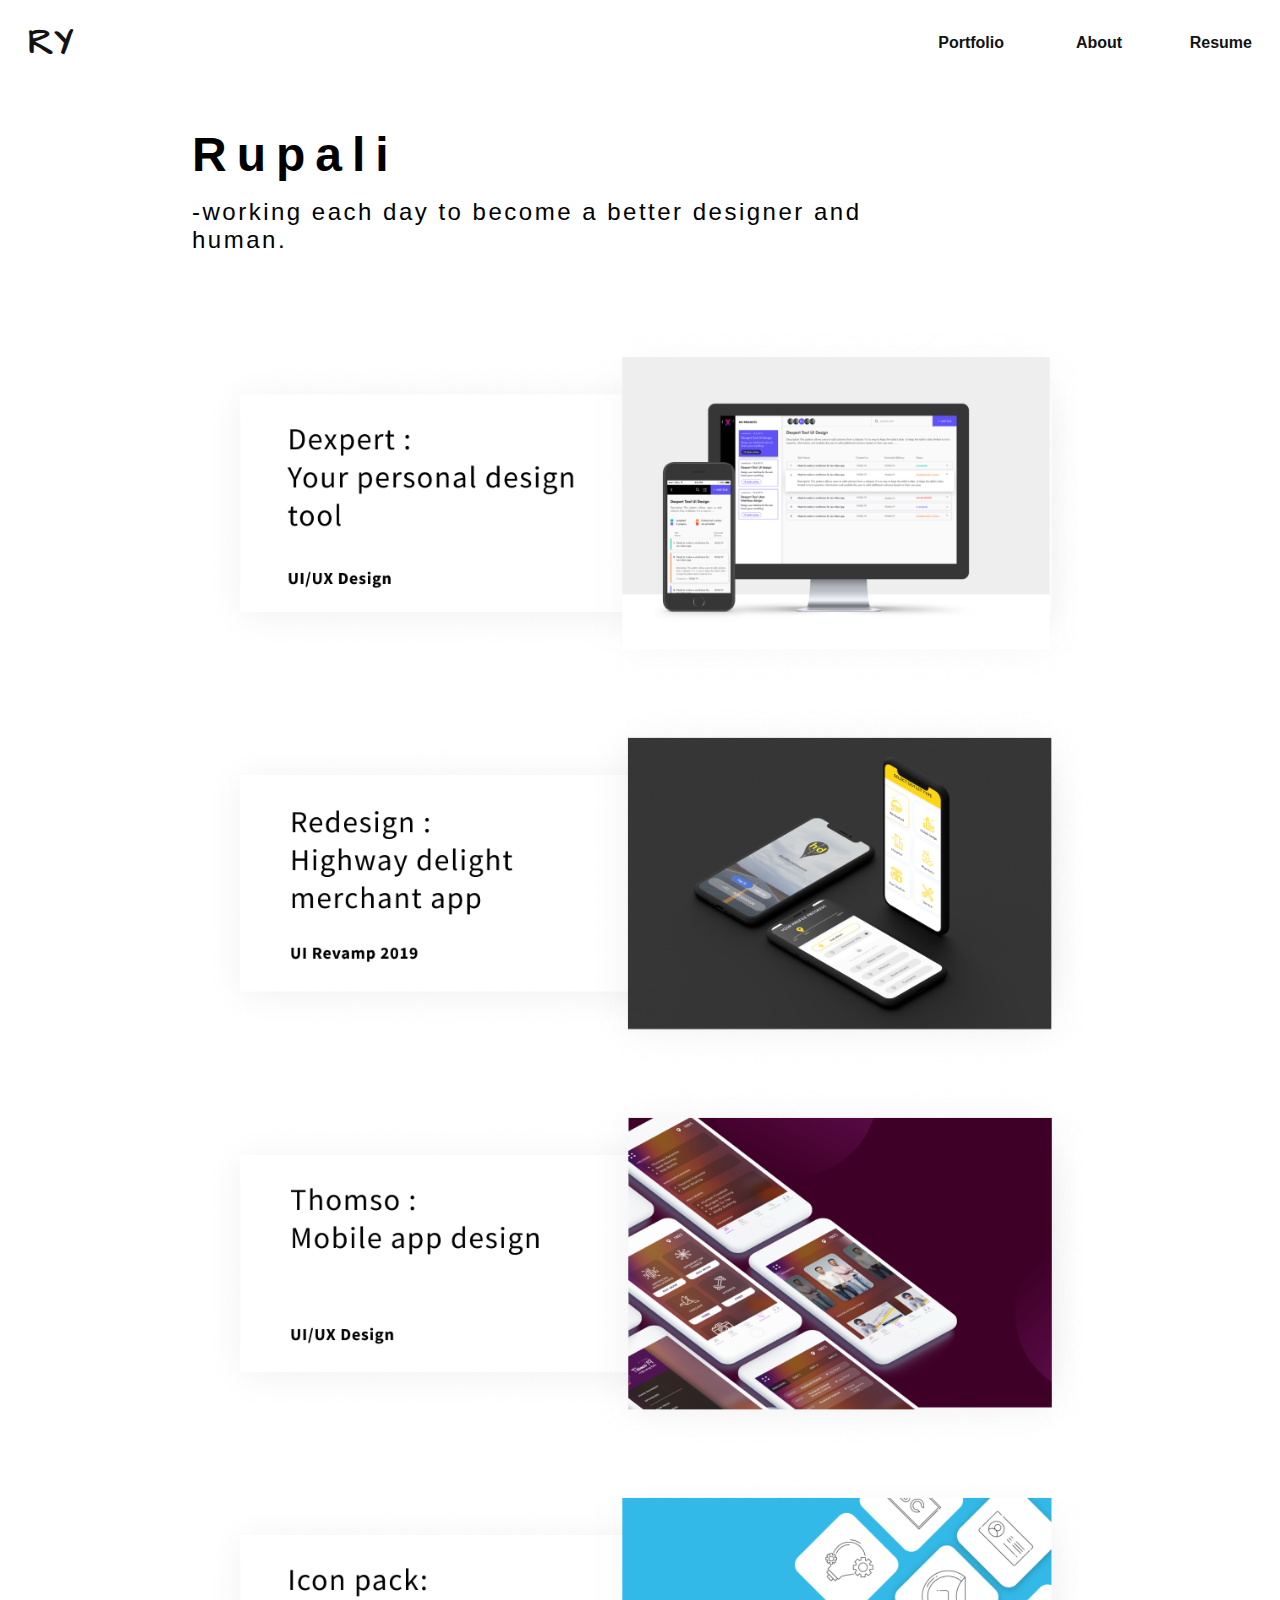
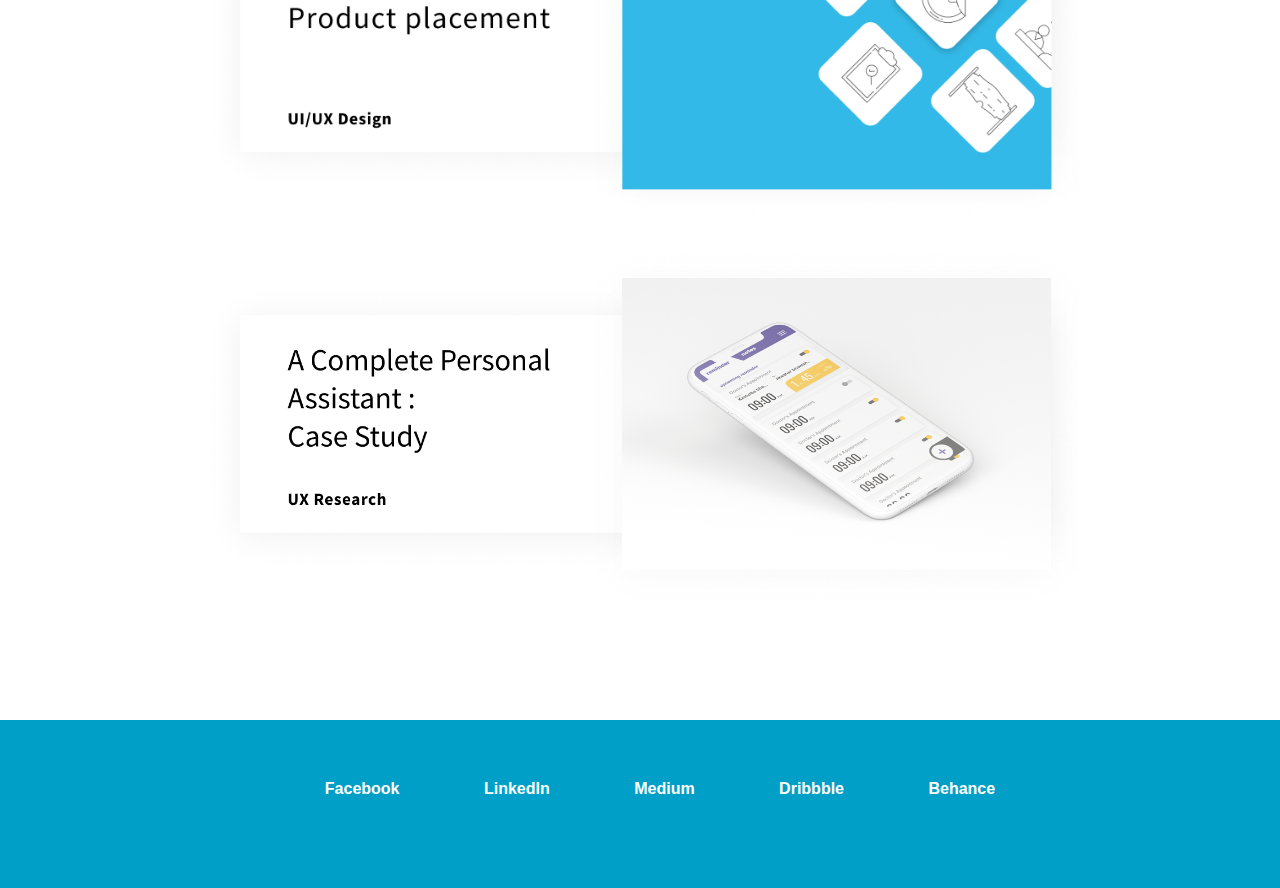
<file: index.html>
<!DOCTYPE html>
<html lang="en">
<head>
    <meta charset="UTF-8">
    <meta name="viewport" content="width=device-width, initial-scale=1.0">
    <meta http-equiv="X-UA-Compatible" content="ie=edge">
    <link href='https://fonts.googleapis.com/css?family=Quicksand' rel='stylesheet'>
    <link href='https://fonts.googleapis.com/css?family=Architects Daughter' rel='stylesheet'>
    <title>Rupali</title>
    <LINK REL="icon" href="Image/RY.png" type="image/icon type">
    <link rel="stylesheet" href="style.css">
</head>

<body style="background-color:rgb(255, 255, 255);margin-right: 0px;margin-left: 0px;margin-bottom: 0px; margin-top: 0px;">
    <div class="nav">
        <table>
            <col width="75%">
            <col width="10%">
            <col width="10%">
            <col width="10%">
         <tr>
             <td><a href="Home.html" style="font-family: 'Architects Daughter', sans-serif; font-size: 36px;">RY</a></td>
             <td style=" text-align: center;"><a href="Portfolio.html">Portfolio</a>
             <td style="text-align: center;"><a href="About.html">About</a></td>
         <td style="text-align: center;"><a href="Image/Resume_.pdf" target="_blank">Resume</a></td>
         </tr>
         </table>
     </div>
     
     <div class="heading" style="margin-top: 3%;"> 
        <link href='https://fonts.googleapis.com/css?family=Quicksand' rel='stylesheet'>
         <h1 style="margin-left: 15%;font-size: 300%;margin-right: 30%;margin-bottom: 0px;letter-spacing: 10px;"> Rupali </h1>
         <p style="margin-left: 15%;font-size: 150%;margin-right: 30%;margin-top: 16px;letter-spacing: 2.5px;">-working each day to become a better designer and human.</p>
     </div>

    <div class="content" style="margin-top: 5%;">
        <a href="dexpert.html"><img src="Image/Dexpert cover.png" style="width: 70%;margin-left: 15.5%;margin-right: 12%;"></a>
        <a href="HD.html"><img src="Image/Highway Delight cover.png" style="width: 70%;margin-left: 15.5%;margin-right: 12%;"></a>
        <a href="thomso.html"><img src="Image/Thomso cover.png" style="width: 70%;margin-left: 15.5%;margin-right: 12%;"></a>
        <a href="Icon.html"><img src="Image/Icon button.png" style="width: 70%;margin-left: 15.5%;margin-right: 12%;"></a>
        <a href="Mapapp.html"><img src="Image/MapappCover.png" style="width: 70%;margin-left: 15.5%;margin-right: 12%;"></a>
    </div>

    <div class="footer">
        <ul>
            <li class="fb"> <a href="https://www.facebook.com/chiya.singh.3" target="_blank"> Facebook </a> </li>
            <li class="li"> <a href="https://www.linkedin.com/in/rupali-yadav-a9a152164/" target="_blank"> LinkedIn </a> </li>
            <li class="in"> <a href="https://medium.com/@rupalirimi24" target="_blank">Medium</a> </li>
            <li class="dr"> <a href="https://dribbble.com/Rupali24" target="_blank">Dribbble</a> </li>
            <li class="be"> <a href="https://www.behance.net/rupalirimi24" target="_blank">Behance</a> </li>
        </ul>
    </div>

</body>
</html>
</file>
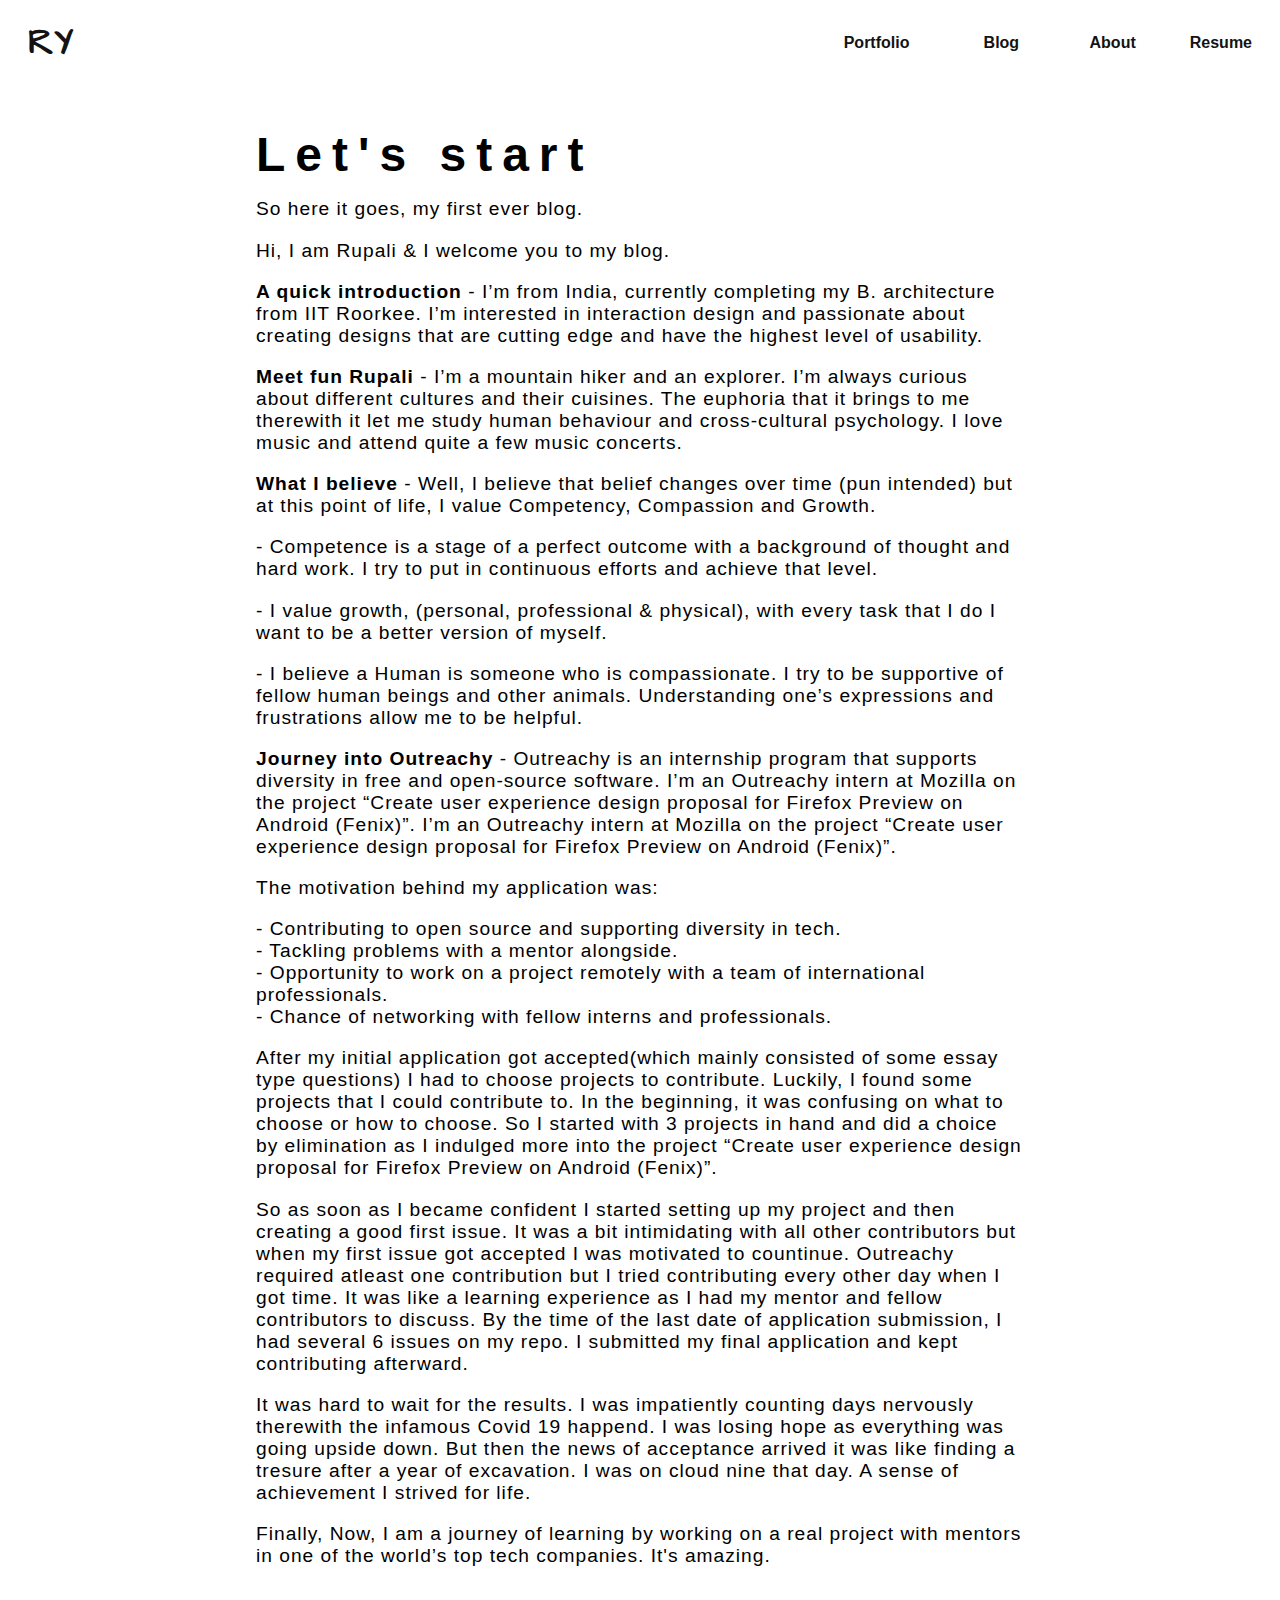
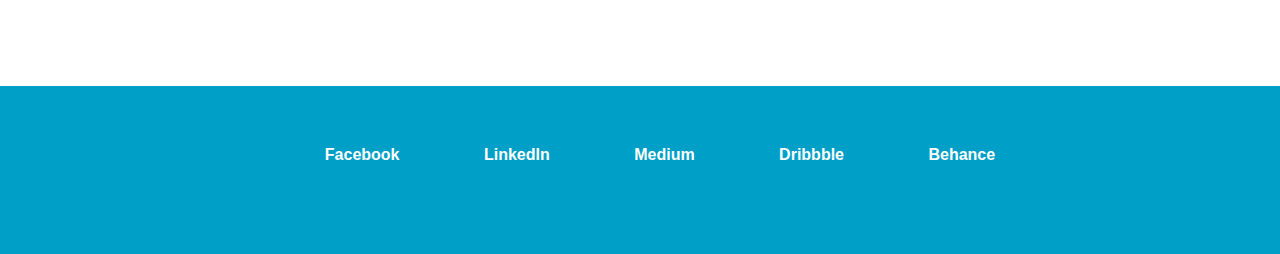
<file: Blog1.html>
<!DOCTYPE html>
<html lang="en">
<head>
    <meta charset="UTF-8">
    <meta name="viewport" content="width=device-width, initial-scale=1.0">
    <meta http-equiv="X-UA-Compatible" content="ie=edge">
    <link href='https://fonts.googleapis.com/css?family=Quicksand' rel='stylesheet'>
    <link href='https://fonts.googleapis.com/css?family=Architects Daughter' rel='stylesheet'>
    <title>Rupali</title>
    <LINK REL="icon" href="Image/RY.png" type="image/icon type">
    <link rel="stylesheet" href="style.css">
</head>
<body style="margin-left: 0px; margin-right: 0px;margin-top: 0px; margin-bottom: 0px;">
    <div class="nav">
        <table>
            <col width="75%">
            <col width="10%">
            <col width="10%">
            <col width="10%">
         <tr>
             <td><a href="index.html" style="font-family: 'Architects Daughter', sans-serif; font-size: 36px;">RY</a></td>
             <td style=" text-align: center;"><a href="Portfolio.html">Portfolio</a>
                <td style=" text-align: center;"><a href="Blogs.html">Blog</a>
             <td style="text-align: center;"><a href="About.html">About</a></td>
         <td style="text-align: center;"><a href="Image/Resume_.pdf" target="_blank">Resume</a></td>
         </tr>
         </table>
     </div>

     <div class="heading" style="margin-top: 3%;"> 
        <link href='https://fonts.googleapis.com/css?family=Quicksand' rel='stylesheet'>
         <h1 style="margin-left: 20%;font-size: 300%;margin-right: 20%;margin-bottom: 0px;letter-spacing: 10px;"> Let's start </h1>
         <p style="margin-left: 20%;font-size: 120%;margin-right: 20%;margin-top: 16px;letter-spacing: 1px;">
            So here it goes, my first ever blog.</p> 
            
            <p style="margin-left: 20%;font-size: 120%;margin-right: 20%;margin-top: 16px;letter-spacing: 1px;">
             Hi, I am Rupali & I welcome you to my blog.</p>
            
            <p style="margin-left: 20%;font-size: 120%;margin-right: 20%;margin-top: 16px;letter-spacing: 1px;">
            <b>A quick introduction</b> - I’m from India, currently completing my B. architecture from IIT Roorkee. I’m interested in interaction design and passionate about creating designs that are cutting edge and have the highest level of usability. </p>
            
            <p style="margin-left: 20%;font-size: 120%;margin-right: 20%;margin-top: 16px;letter-spacing: 1px;">
            <b>Meet fun Rupali</b> -  I’m a mountain hiker and an explorer. I’m always curious about different cultures and their cuisines. The euphoria that it brings to me therewith it let me study human behaviour and cross-cultural psychology.
            I love music and attend quite a few music concerts. 
             </p>
            
            <p style="margin-left: 20%;font-size: 120%;margin-right: 20%;margin-top: 16px;letter-spacing: 1px;">
            <b>What I believe</b> -  Well, I believe that belief changes over time (pun intended) but at this point of life, I value Competency, Compassion and Growth. 
            </p>
            
            <p style="margin-left: 20%;font-size: 120%;margin-right: 20%;margin-top: 2px;letter-spacing: 1px;">
            - Competence is a stage of a perfect outcome with a background of thought and hard work. I try to put in continuous efforts and achieve that level. 
            </p>
            <p style="margin-left: 20%;font-size: 120%;margin-right: 20%;margin-top: 2px;letter-spacing: 1px;">
            - I value growth, (personal, professional & physical), with every task that I do I want to be a better version of myself.  
            </p>
            <p style="margin-left: 20%;font-size: 120%;margin-right: 20%;margin-top: 2px;letter-spacing: 1px;">
            - I believe a Human is someone who is compassionate. I try to be supportive of fellow human beings and other animals. Understanding one’s expressions and frustrations allow me to be helpful.
             
            </p>
            
            <p style="margin-left: 20%;font-size: 120%;margin-right: 20%;margin-top: 16px;letter-spacing: 1px;">
            <b>Journey into Outreachy</b> -  Outreachy is an internship program that supports diversity in free and open-source software. I’m an Outreachy intern at Mozilla on the project “Create user experience design proposal for Firefox Preview on Android (Fenix)”.
            I’m an Outreachy intern at Mozilla on the project “Create user experience design proposal for Firefox Preview on Android (Fenix)”.
        </p>
        <p style="margin-left: 20%;font-size: 120%;margin-right: 20%;margin-top: 10px;letter-spacing: 1px;">
            The motivation behind my application was:
            </p>
        <p style="margin-left: 20%;font-size: 120%;margin-right: 20%;margin-top: 10px;letter-spacing: 1px;">
             -  Contributing to open source and supporting diversity in tech.<br>
             -  Tackling problems with a mentor alongside.<br>
             -  Opportunity to work on a project remotely with a team of international professionals.<br>
             -  Chance of networking with fellow interns and professionals. <br>
             </p>
             <p style="margin-left: 20%;font-size: 120%;margin-right: 20%;margin-top: 10px;letter-spacing: 1px;">
                After my initial application got accepted(which mainly consisted of some essay type questions) I had to choose projects to contribute. 
                Luckily, I found some projects that I could contribute to. In the beginning, it was confusing on what to choose or how to choose. 
                So I started with 3 projects in hand and did a choice by elimination as I indulged more into the project  
                “Create user experience design proposal for Firefox Preview on Android (Fenix)”.  
            </p>
        <p style="margin-left: 20%;font-size: 120%;margin-right: 20%;margin-top: 10px;letter-spacing: 1px;"> 
                So as soon as I became confident I started setting up my project and then creating a good first issue. 
                It was a bit intimidating with all other contributors but when my first issue got accepted I was motivated to countinue.
                Outreachy required atleast one contribution but I tried contributing every other day when I got time. It was like a learning experience as I had my mentor and fellow contributors to discuss.
                By the time of the last date of application submission, I had several 6 issues on my repo. I submitted my final application and kept contributing afterward.
         </p>
         <p style="margin-left: 20%;font-size: 120%;margin-right: 20%;margin-top: 10px;letter-spacing: 1px;"> 
         It was hard to wait for the results. I was impatiently counting days nervously therewith the infamous Covid 19 happend. I was losing hope as everything was going upside down. But then the news of acceptance arrived it was like finding a tresure after a year of excavation. I was on cloud nine that day. A sense of achievement I strived for life. 
        </p> 
        <p style="margin-left: 20%;font-size: 120%;margin-right: 20%;margin-top: 10px;letter-spacing: 1px;"> 
            Finally, Now, I am a journey of learning by working on a real project with mentors in one of the world’s top tech companies. It's amazing.
        </p>  

     </div>

     <div class="footer">
        <ul>
            <li class="fb"> <a href="https://www.facebook.com/chiya.singh.3" target="_blank"> Facebook </a> </li>
            <li class="li"> <a href="https://www.linkedin.com/in/rupali-yadav-a9a152164/" target="_blank"> LinkedIn </a> </li>
            <li class="in"> <a href="https://medium.com/@rupalirimi24" target="_blank">Medium</a> </li>
            <li class="dr"> <a href="https://dribbble.com/Rupali24" target="_blank">Dribbble</a> </li>
            <li class="be"> <a href="https://www.behance.net/rupalirimi24" target="_blank">Behance</a> </li>
        </ul>
    </div>
    
</body>
</html>
</file>
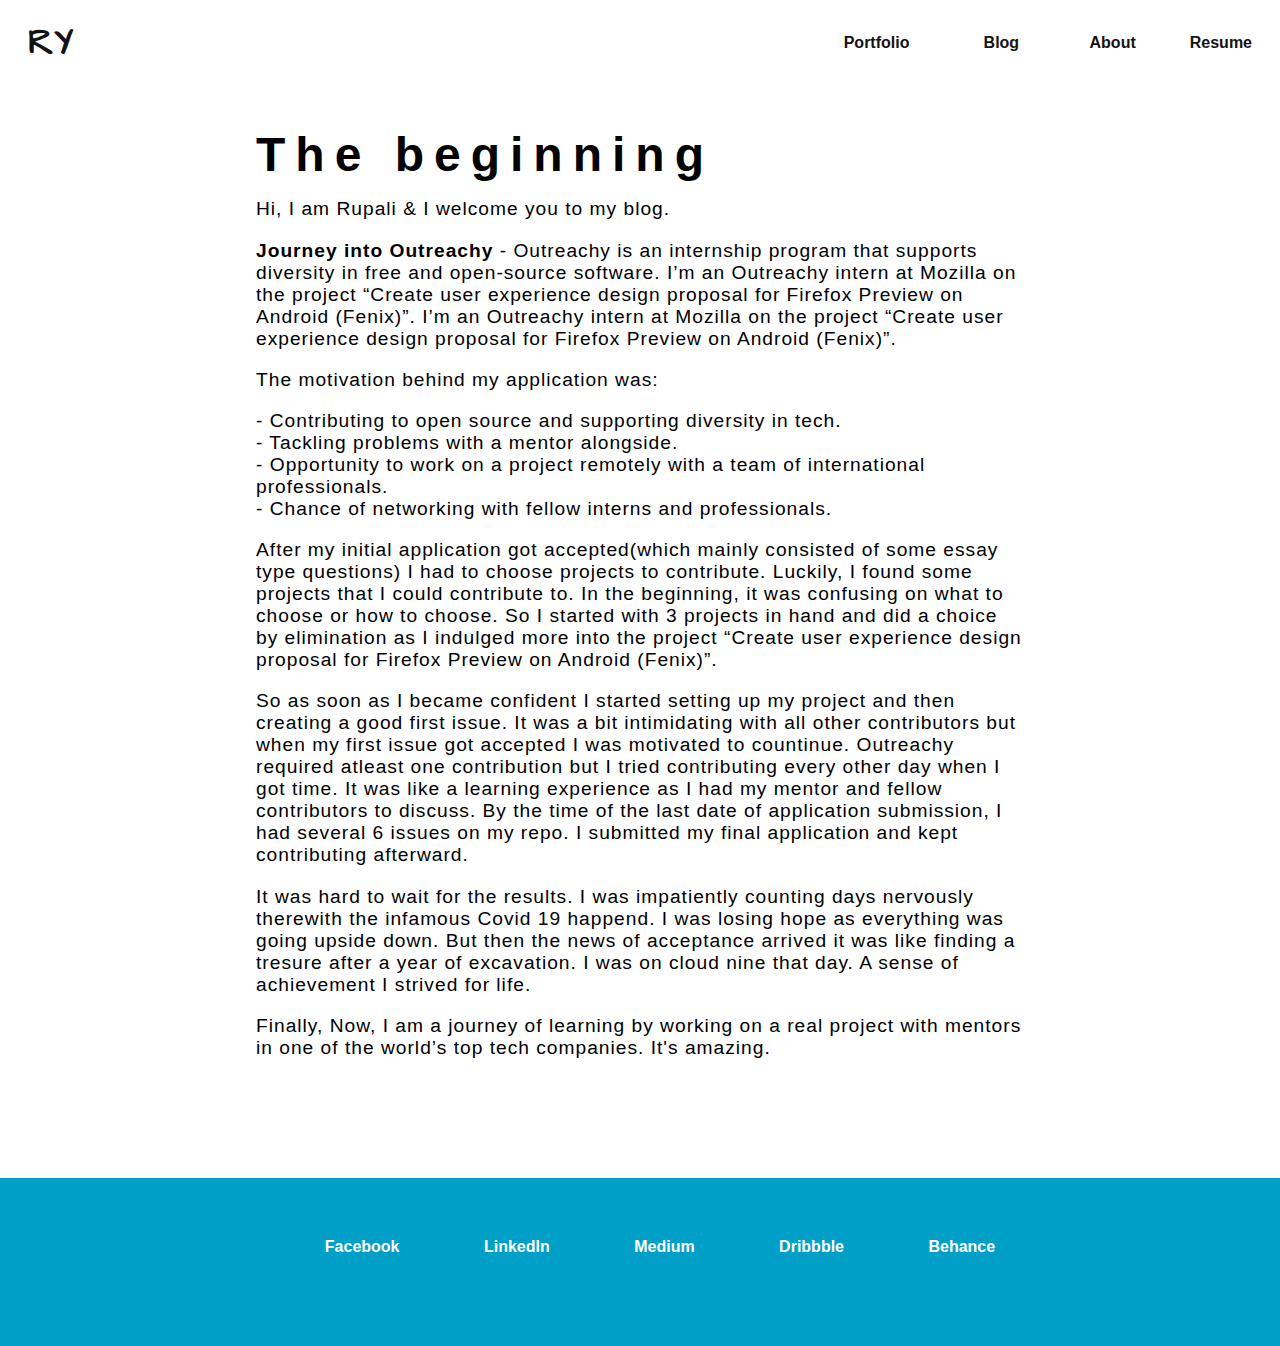
<file: Blog2.html>
<!DOCTYPE html>
<html lang="en">
<head>
    <meta charset="UTF-8">
    <meta name="viewport" content="width=device-width, initial-scale=1.0">
    <meta http-equiv="X-UA-Compatible" content="ie=edge">
    <link href='https://fonts.googleapis.com/css?family=Quicksand' rel='stylesheet'>
    <link href='https://fonts.googleapis.com/css?family=Architects Daughter' rel='stylesheet'>
    <title>Rupali</title>
    <LINK REL="icon" href="Image/RY.png" type="image/icon type">
    <link rel="stylesheet" href="style.css">
</head>
<body style="margin-left: 0px; margin-right: 0px;margin-top: 0px; margin-bottom: 0px;">
    <div class="nav">
        <table>
            <col width="75%">
            <col width="10%">
            <col width="10%">
            <col width="10%">
         <tr>
             <td><a href="index.html" style="font-family: 'Architects Daughter', sans-serif; font-size: 36px;">RY</a></td>
             <td style=" text-align: center;"><a href="Portfolio.html">Portfolio</a>
                <td style=" text-align: center;"><a href="Blogs.html">Blog</a>
             <td style="text-align: center;"><a href="About.html">About</a></td>
         <td style="text-align: center;"><a href="Image/Resume_.pdf" target="_blank">Resume</a></td>
         </tr>
         </table>
     </div>

     <div class="heading" style="margin-top: 3%;"> 
        <link href='https://fonts.googleapis.com/css?family=Quicksand' rel='stylesheet'>
         <h1 style="margin-left: 20%;font-size: 300%;margin-right: 20%;margin-bottom: 0px;letter-spacing: 10px;"> The beginning </h1>
            
            <p style="margin-left: 20%;font-size: 120%;margin-right: 20%;margin-top: 16px;letter-spacing: 1px;">
             Hi, I am Rupali & I welcome you to my blog.</p>
            
            <p style="margin-left: 20%;font-size: 120%;margin-right: 20%;margin-top: 16px;letter-spacing: 1px;">
            <b>Journey into Outreachy</b> -  Outreachy is an internship program that supports diversity in free and open-source software. I’m an Outreachy intern at Mozilla on the project “Create user experience design proposal for Firefox Preview on Android (Fenix)”.
            I’m an Outreachy intern at Mozilla on the project “Create user experience design proposal for Firefox Preview on Android (Fenix)”.
        </p>
        <p style="margin-left: 20%;font-size: 120%;margin-right: 20%;margin-top: 10px;letter-spacing: 1px;">
            The motivation behind my application was:
            </p>
        <p style="margin-left: 20%;font-size: 120%;margin-right: 20%;margin-top: 10px;letter-spacing: 1px;">
             -  Contributing to open source and supporting diversity in tech.<br>
             -  Tackling problems with a mentor alongside.<br>
             -  Opportunity to work on a project remotely with a team of international professionals.<br>
             -  Chance of networking with fellow interns and professionals. <br>
             </p>
             <p style="margin-left: 20%;font-size: 120%;margin-right: 20%;margin-top: 10px;letter-spacing: 1px;">
                After my initial application got accepted(which mainly consisted of some essay type questions) I had to choose projects to contribute. 
                Luckily, I found some projects that I could contribute to. In the beginning, it was confusing on what to choose or how to choose. 
                So I started with 3 projects in hand and did a choice by elimination as I indulged more into the project  
                “Create user experience design proposal for Firefox Preview on Android (Fenix)”.  
            </p>
        <p style="margin-left: 20%;font-size: 120%;margin-right: 20%;margin-top: 10px;letter-spacing: 1px;"> 
                So as soon as I became confident I started setting up my project and then creating a good first issue. 
                It was a bit intimidating with all other contributors but when my first issue got accepted I was motivated to countinue.
                Outreachy required atleast one contribution but I tried contributing every other day when I got time. It was like a learning experience as I had my mentor and fellow contributors to discuss.
                By the time of the last date of application submission, I had several 6 issues on my repo. I submitted my final application and kept contributing afterward.
         </p>
         <p style="margin-left: 20%;font-size: 120%;margin-right: 20%;margin-top: 10px;letter-spacing: 1px;"> 
         It was hard to wait for the results. I was impatiently counting days nervously therewith the infamous Covid 19 happend. I was losing hope as everything was going upside down. But then the news of acceptance arrived it was like finding a tresure after a year of excavation. I was on cloud nine that day. A sense of achievement I strived for life. 
        </p> 
        <p style="margin-left: 20%;font-size: 120%;margin-right: 20%;margin-top: 10px;letter-spacing: 1px;"> 
            Finally, Now, I am a journey of learning by working on a real project with mentors in one of the world’s top tech companies. It's amazing.
        </p>  

     </div>

     <div class="footer">
        <ul>
            <li class="fb"> <a href="https://www.facebook.com/chiya.singh.3" target="_blank"> Facebook </a> </li>
            <li class="li"> <a href="https://www.linkedin.com/in/rupali-yadav-a9a152164/" target="_blank"> LinkedIn </a> </li>
            <li class="in"> <a href="https://medium.com/@rupalirimi24" target="_blank">Medium</a> </li>
            <li class="dr"> <a href="https://dribbble.com/Rupali24" target="_blank">Dribbble</a> </li>
            <li class="be"> <a href="https://www.behance.net/rupalirimi24" target="_blank">Behance</a> </li>
        </ul>
    </div>
    
</body>
</html>
</file>
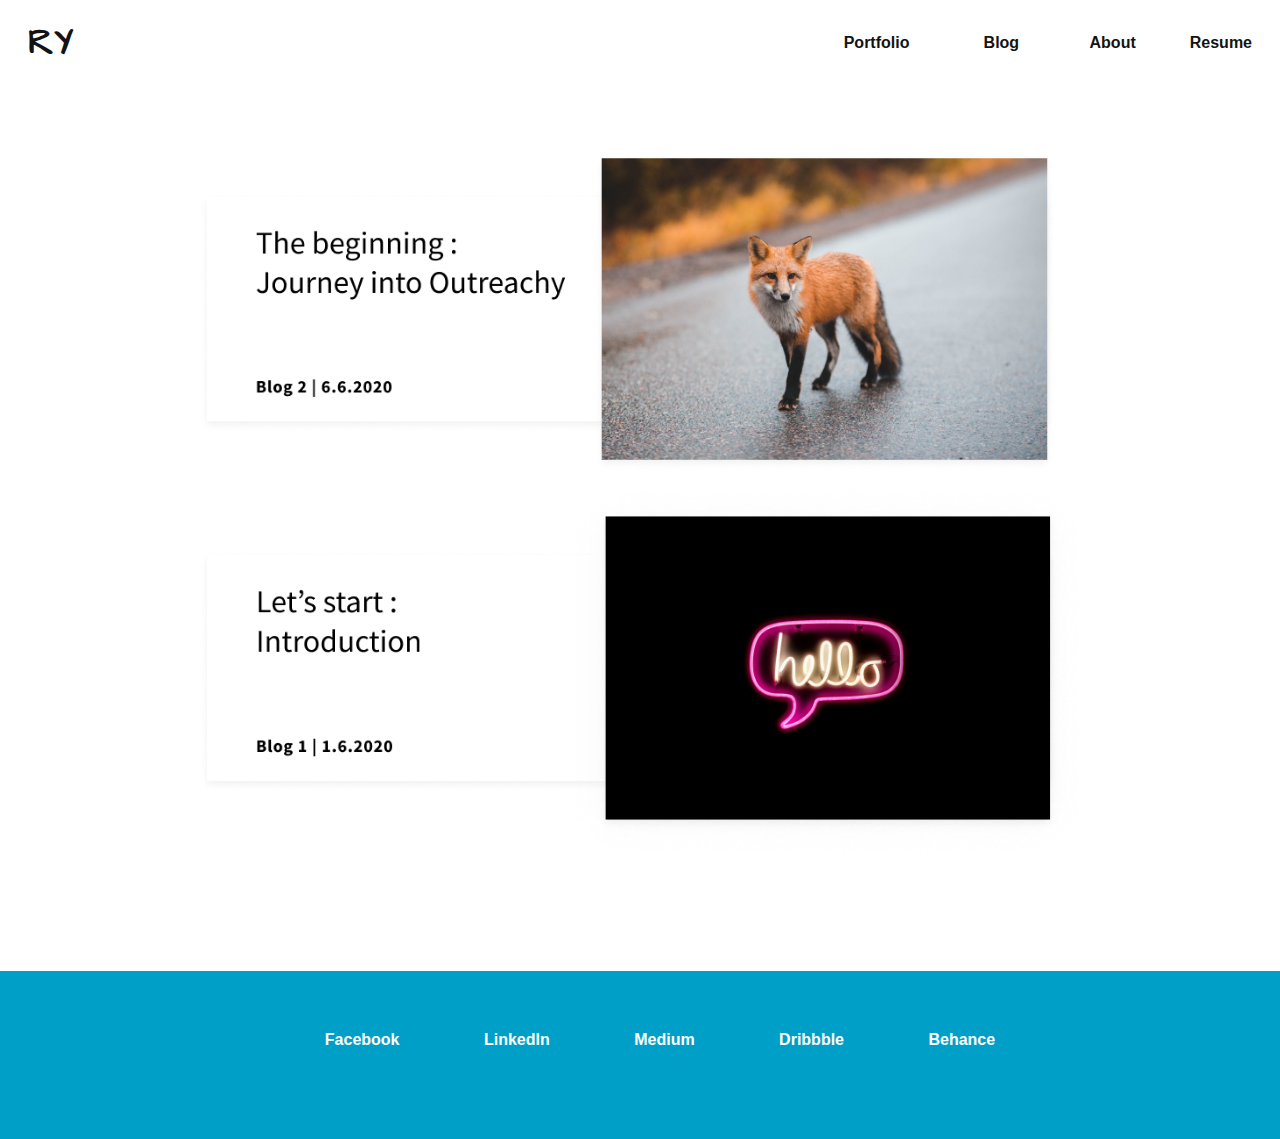
<file: Blogs.html>
<!DOCTYPE html>
<html lang="en">
<head>
    <meta charset="UTF-8">
    <meta name="viewport" content="width=device-width, initial-scale=1.0">
    <meta http-equiv="X-UA-Compatible" content="ie=edge">
    <title>Rupali</title>
    <LINK REL="icon" href="Image/RY.png" type="image/icon type">
    <link href='https://fonts.googleapis.com/css?family=Quicksand' rel='stylesheet'>
    <link href='https://fonts.googleapis.com/css?family=Architects Daughter' rel='stylesheet'>
    <link rel="stylesheet" href="style.css">
</head>
<body style="margin-right: 0; margin-left: 0; margin-top: 0; margin-bottom: 0;">
    <div class="nav">
        <table>
            <col width="75%">
            <col width="10%">
            <col width="10%">
            <col width="10%">
         <tr>
             <td><a href="index.html" style="font-family: 'Architects Daughter', sans-serif; font-size: 36px;">RY</a></td>
             <td style=" text-align: center;"><a href="Portfolio.html">Portfolio</a>
                <td style=" text-align: center;"><a href="Blogs.html">Blog</a>
             <td style="text-align: center;"><a href="About.html">About</a></td>
         <td style="text-align: center;"><a href="Image/Resume_.pdf" target="_blank">Resume</a></td>
         </tr>
         </table>
     </div>
     <div class="content" style="margin-top: 5%;">
        <a href="Blog2.html"><img src="Image/Blog 2.png" style="width: 67%;margin-left: 15.5%;margin-right: 12%;"></a>
        <a href="Blog1.html"><img src="Image/Blog 1.png" style="width: 70%;margin-left: 15.5%;margin-right: 12%;"></a>
       
     </div>


     <div class="footer">
        <ul>
            <li class="fb"> <a href="https://www.facebook.com/chiya.singh.3" target="_blank"> Facebook </a> </li>
            <li class="li"> <a href="https://www.linkedin.com/in/rupali-yadav-a9a152164/" target="_blank"> LinkedIn </a> </li>
            <li class="in"> <a href="https://medium.com/@rupalirimi24" target="_blank">Medium</a> </li>
            <li class="dr"> <a href="https://dribbble.com/Rupali24" target="_blank">Dribbble</a> </li>
            <li class="be"> <a href="https://www.behance.net/rupalirimi24" target="_blank">Behance</a> </li>
        </ul>
    </div>


</body>
</html>
</file>
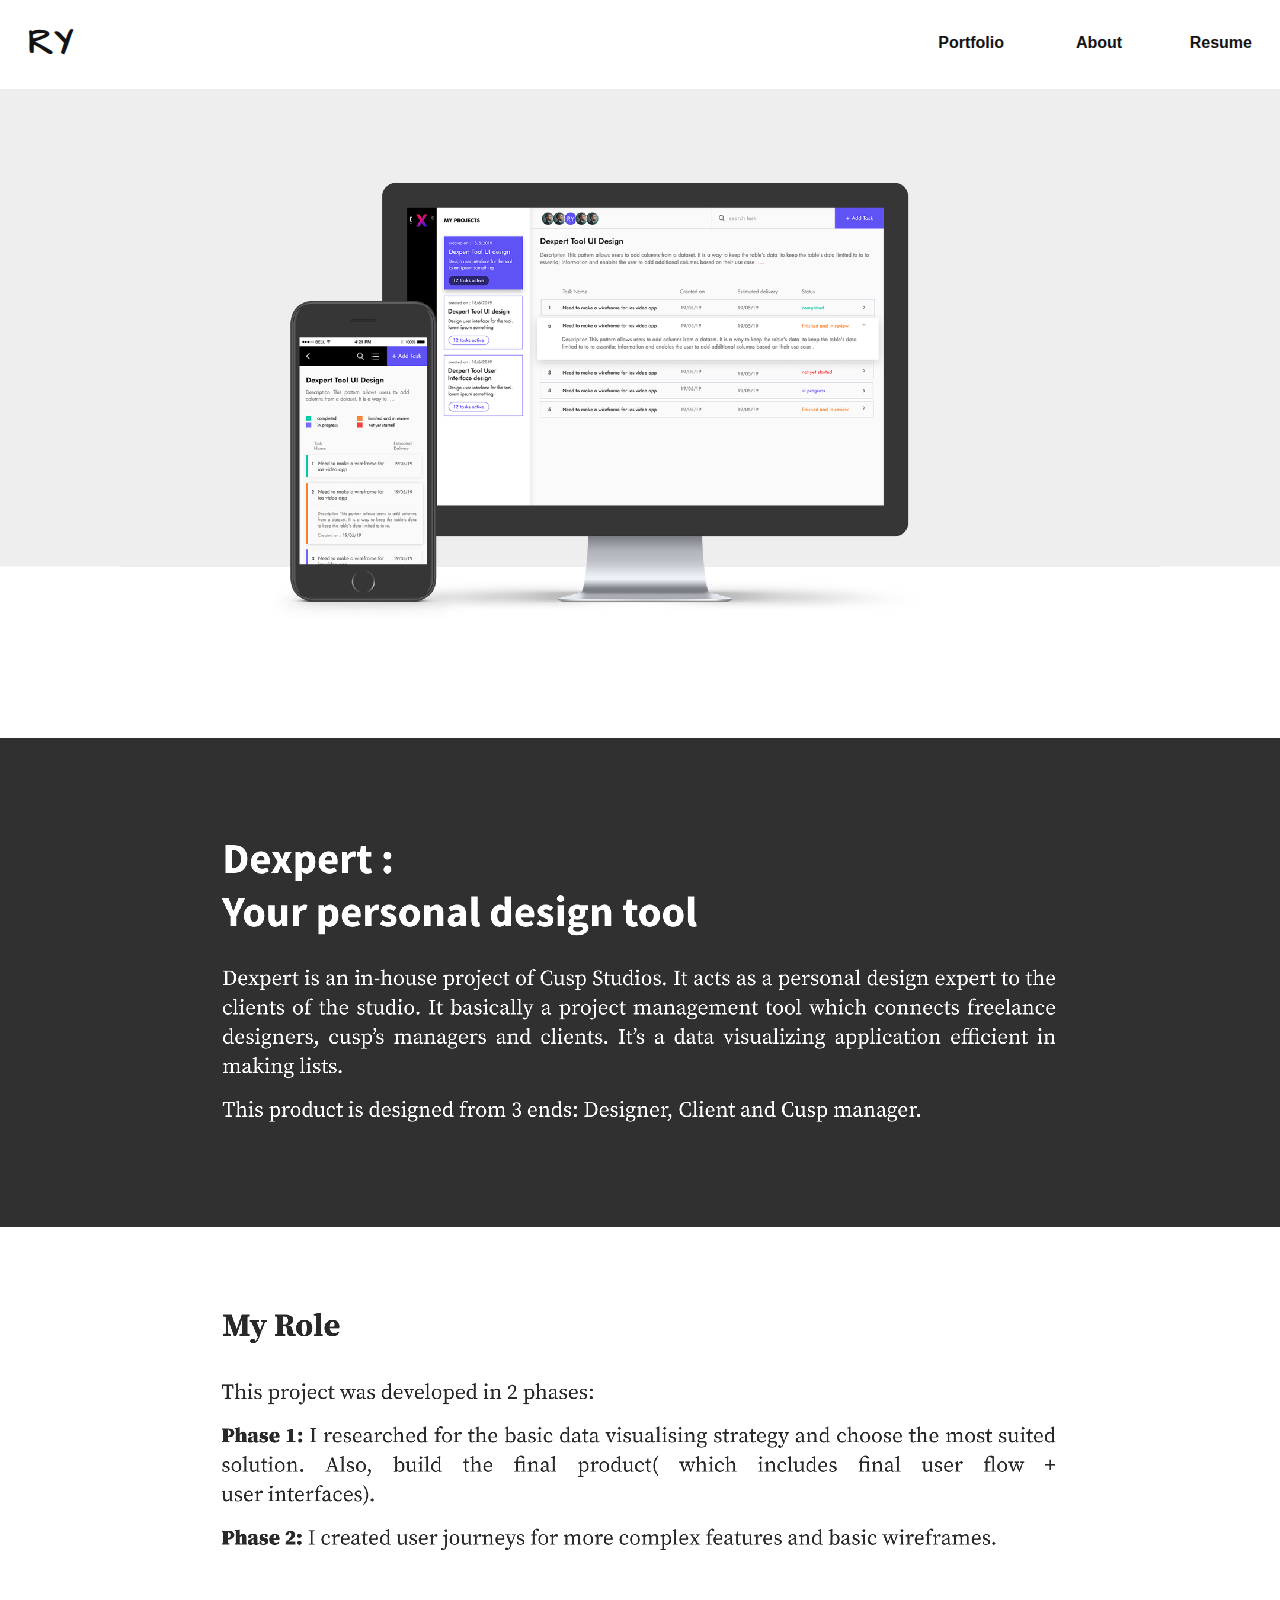
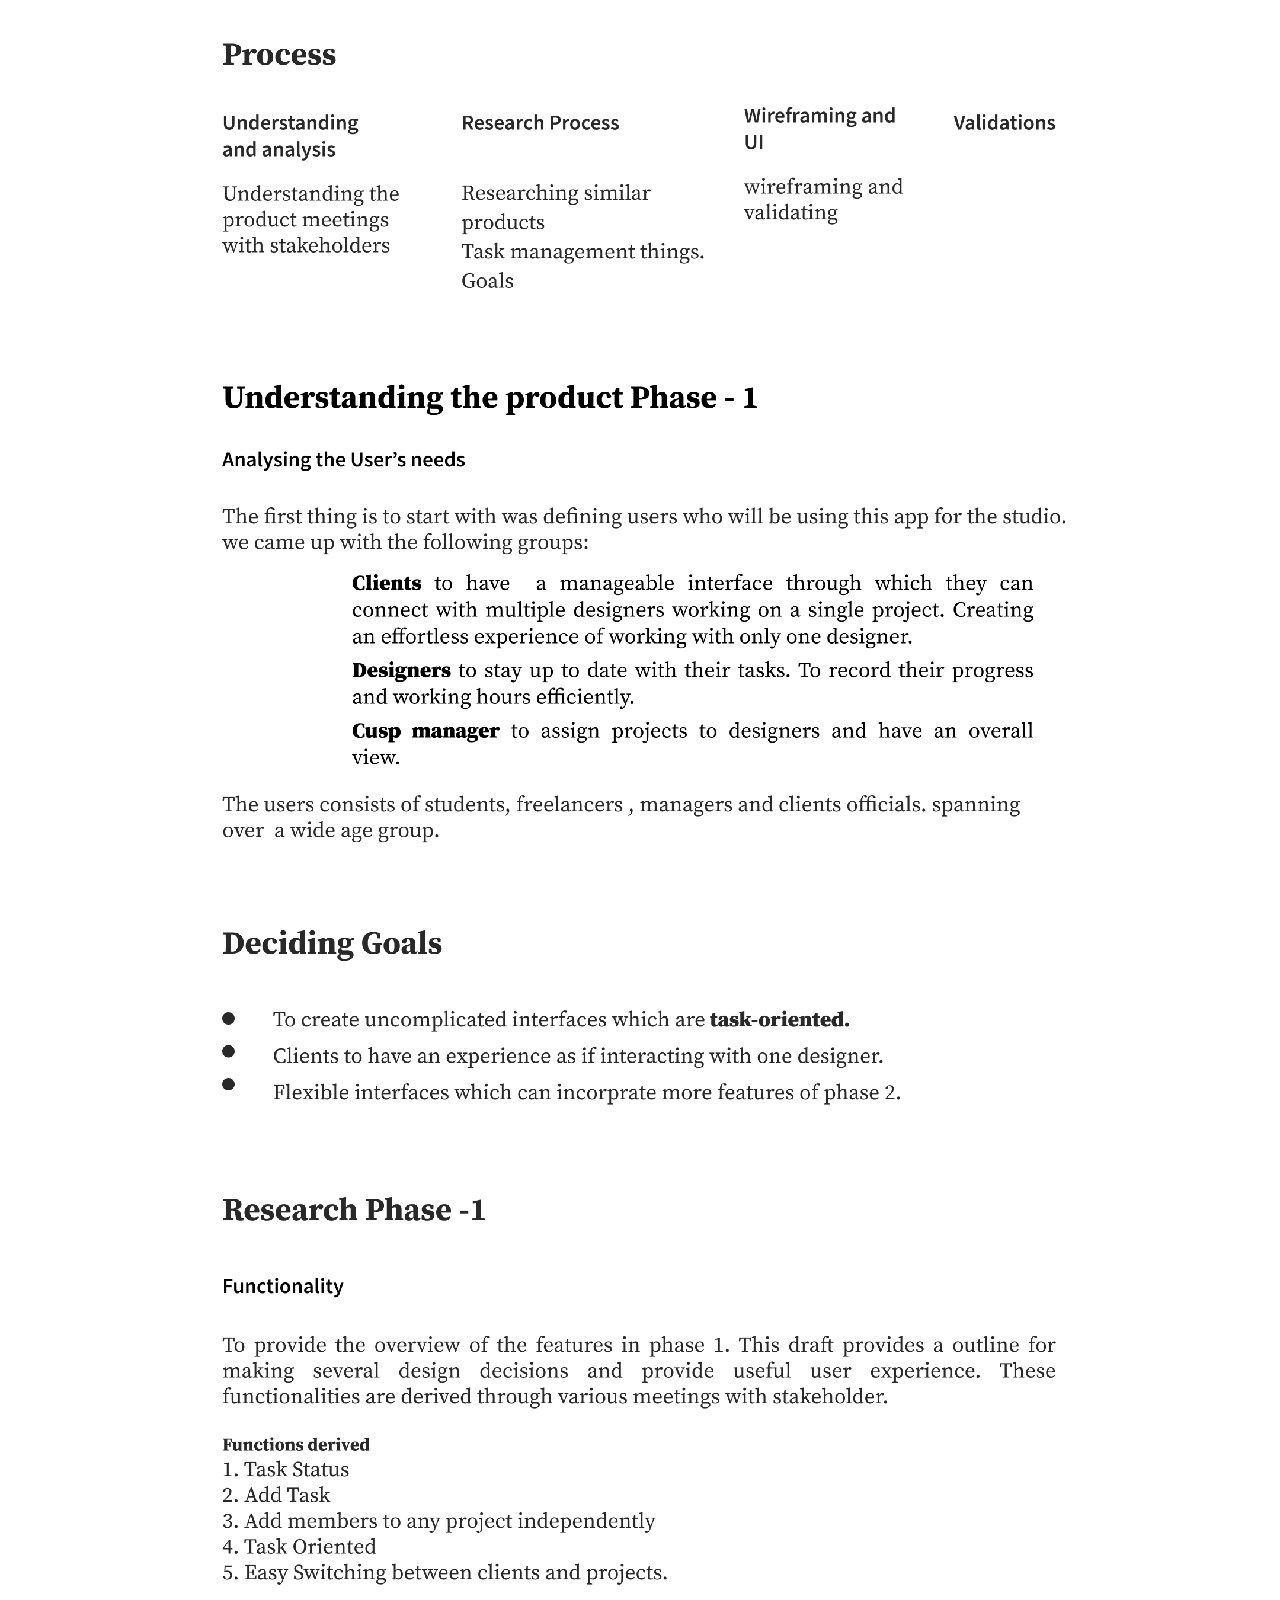
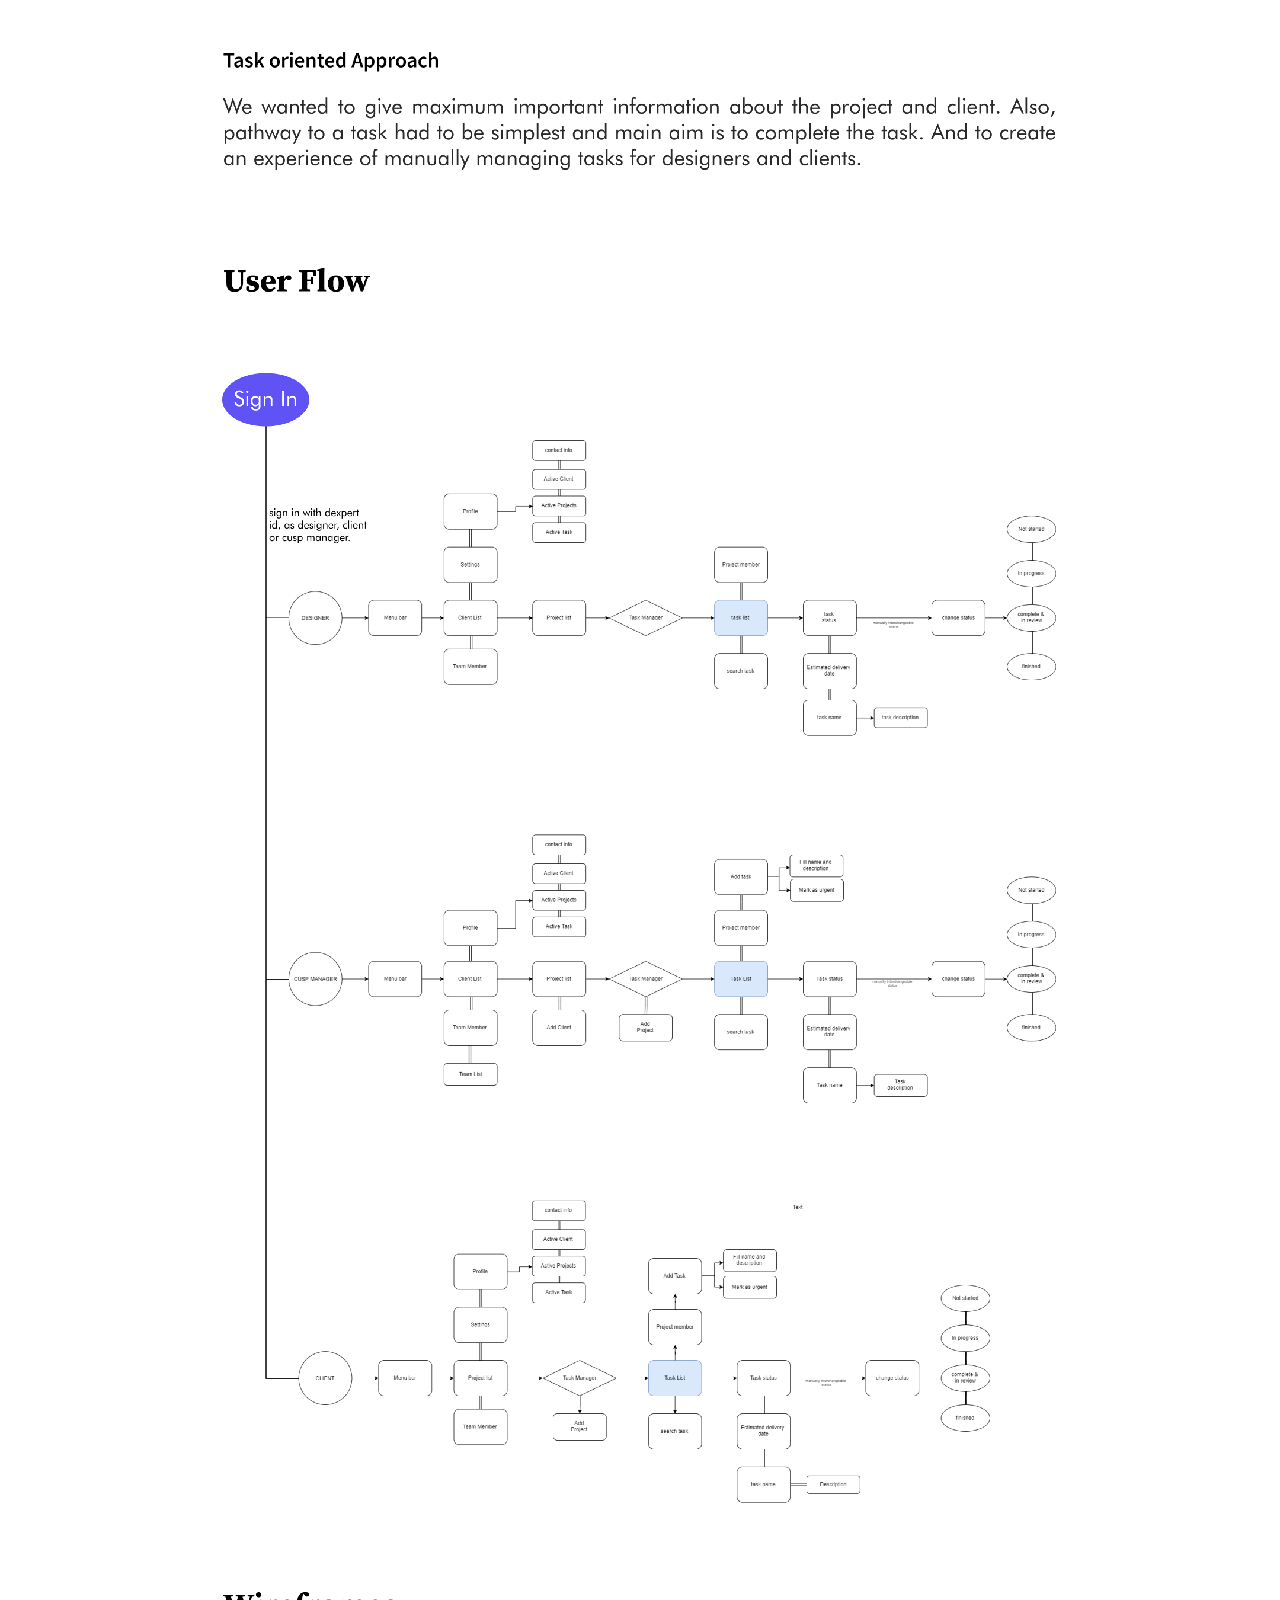
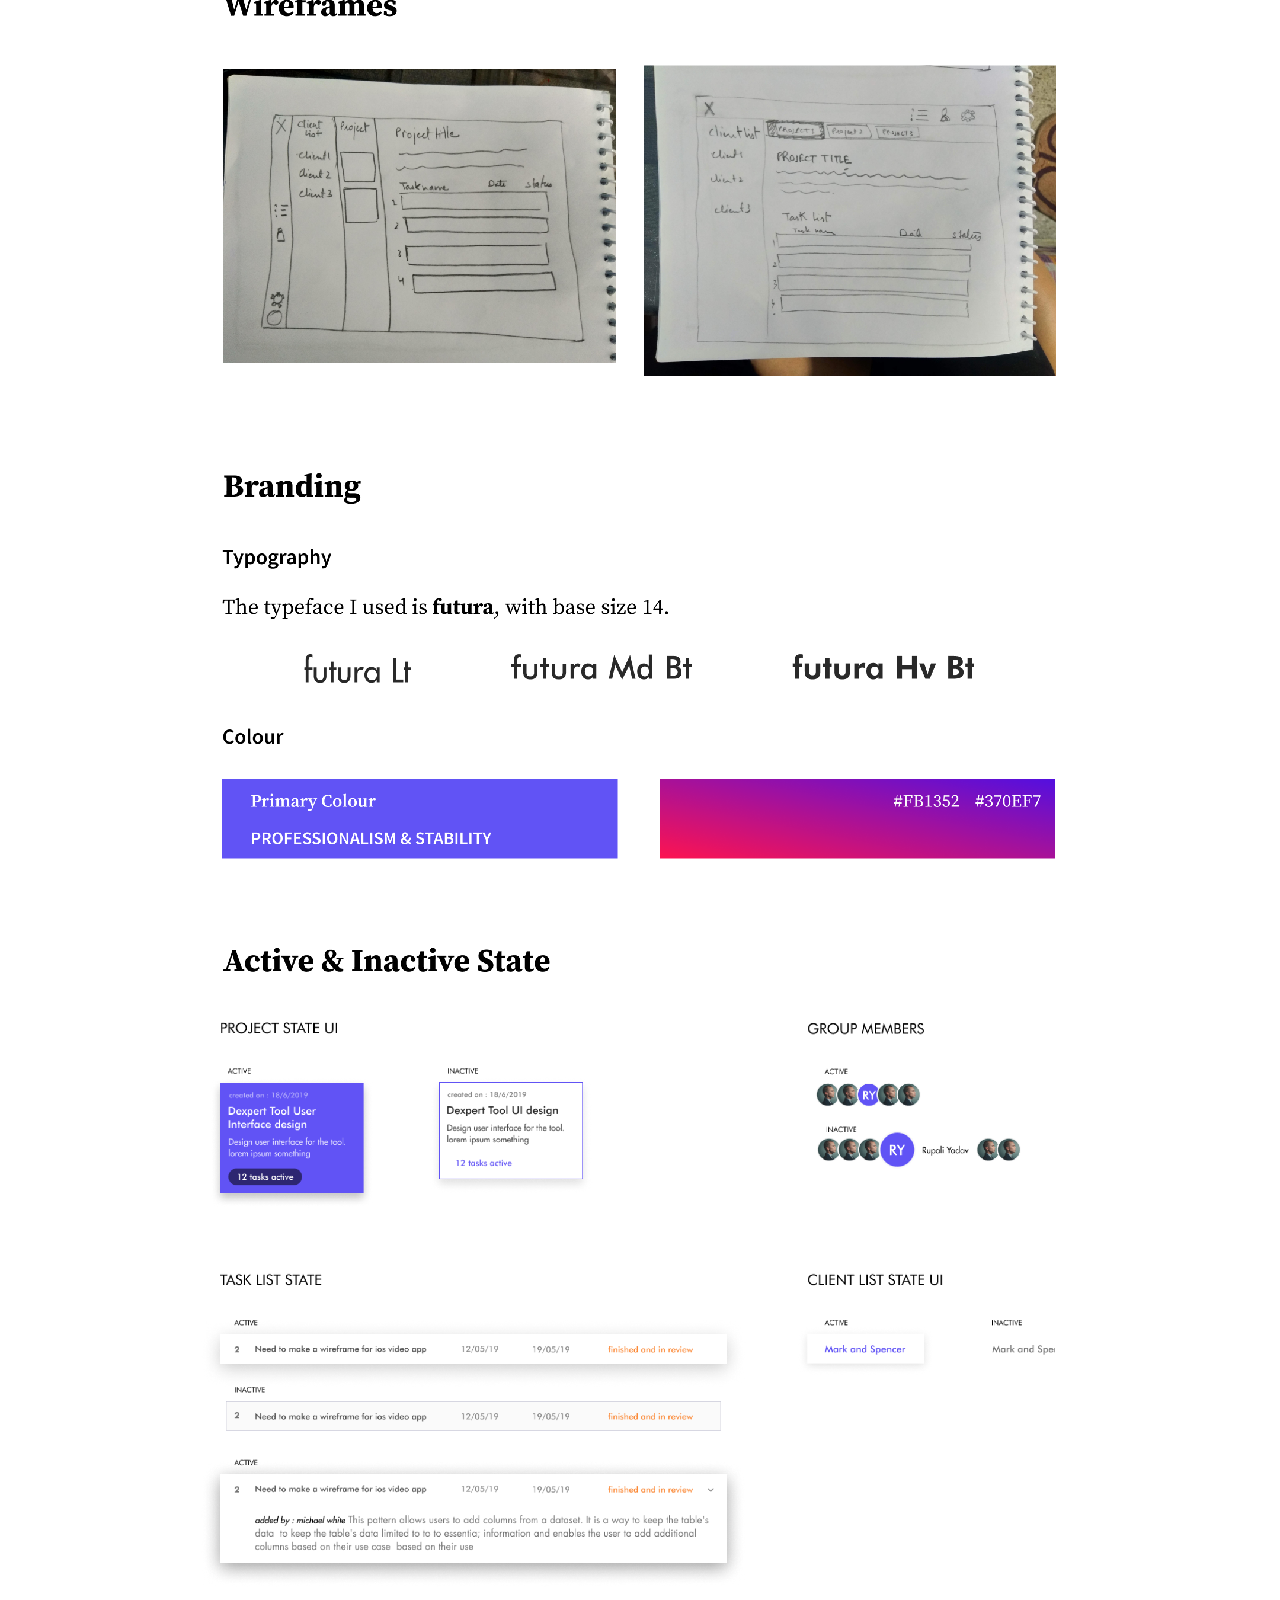
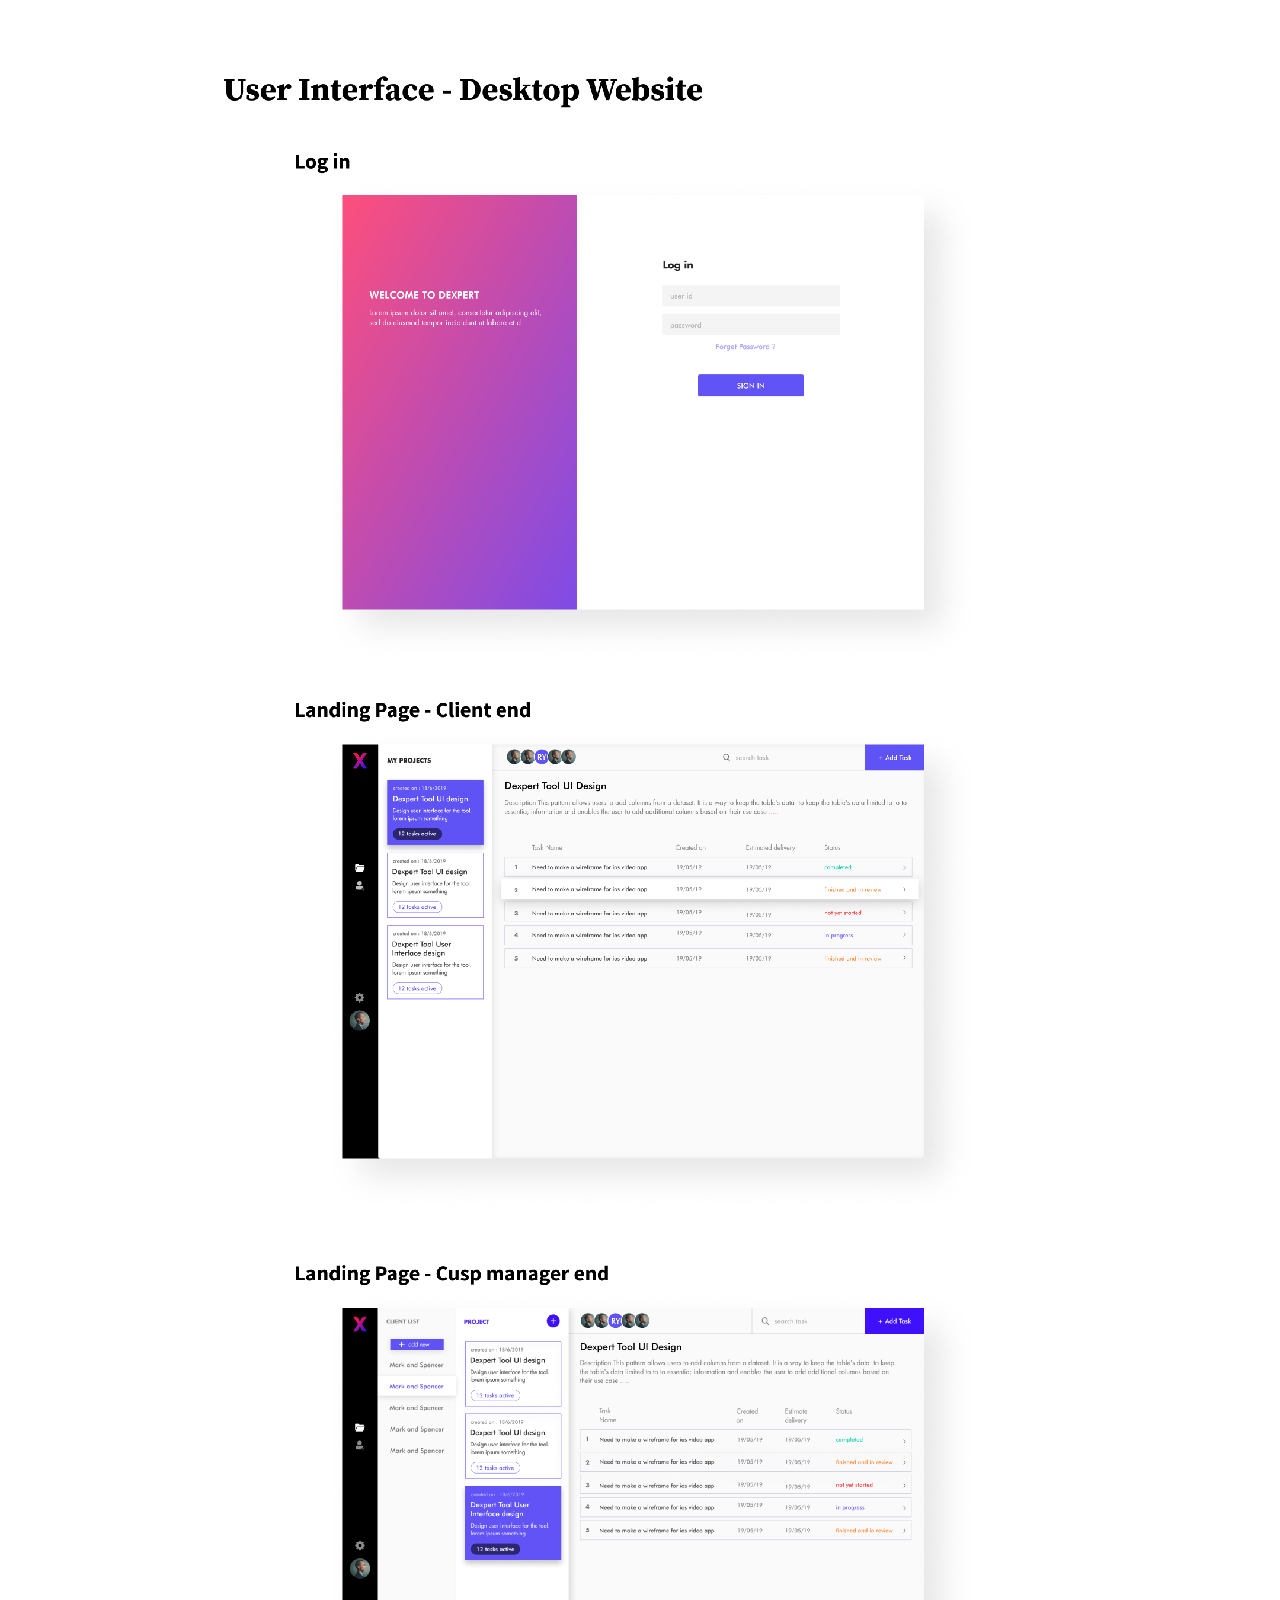
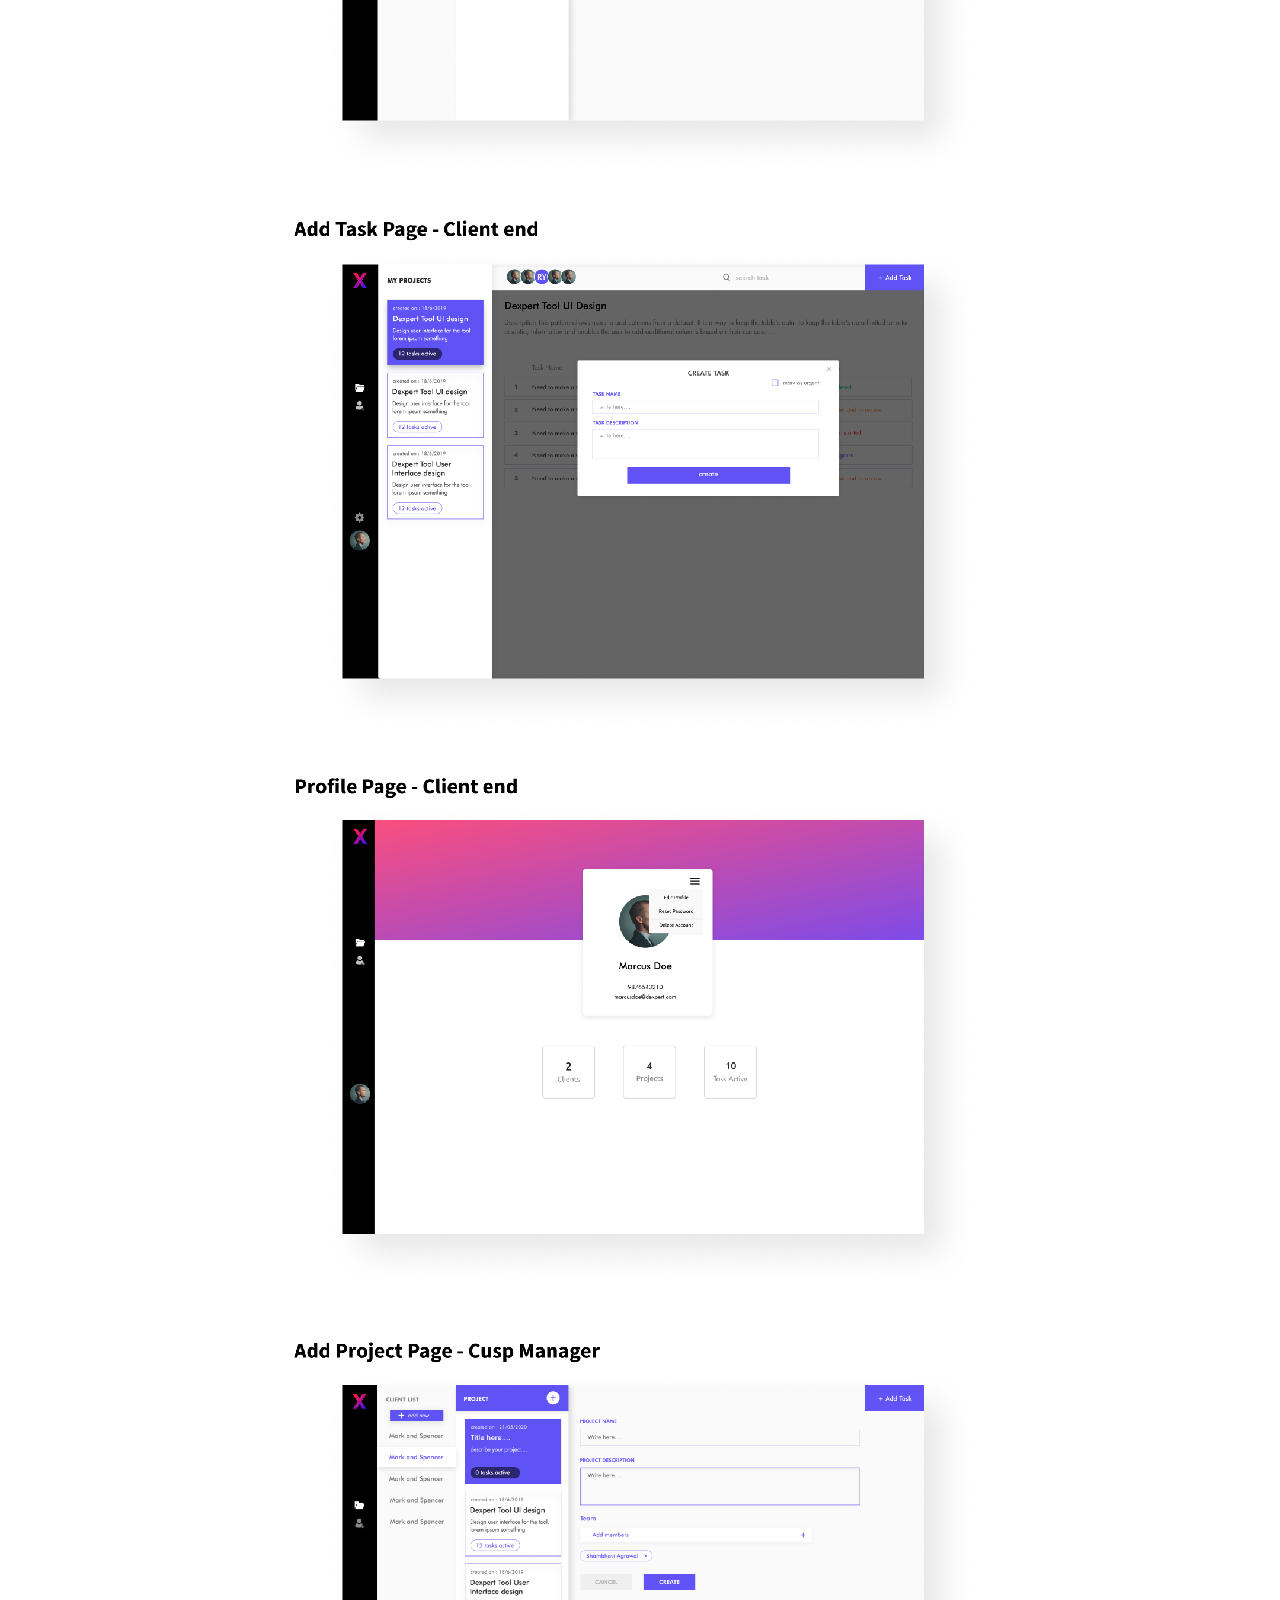
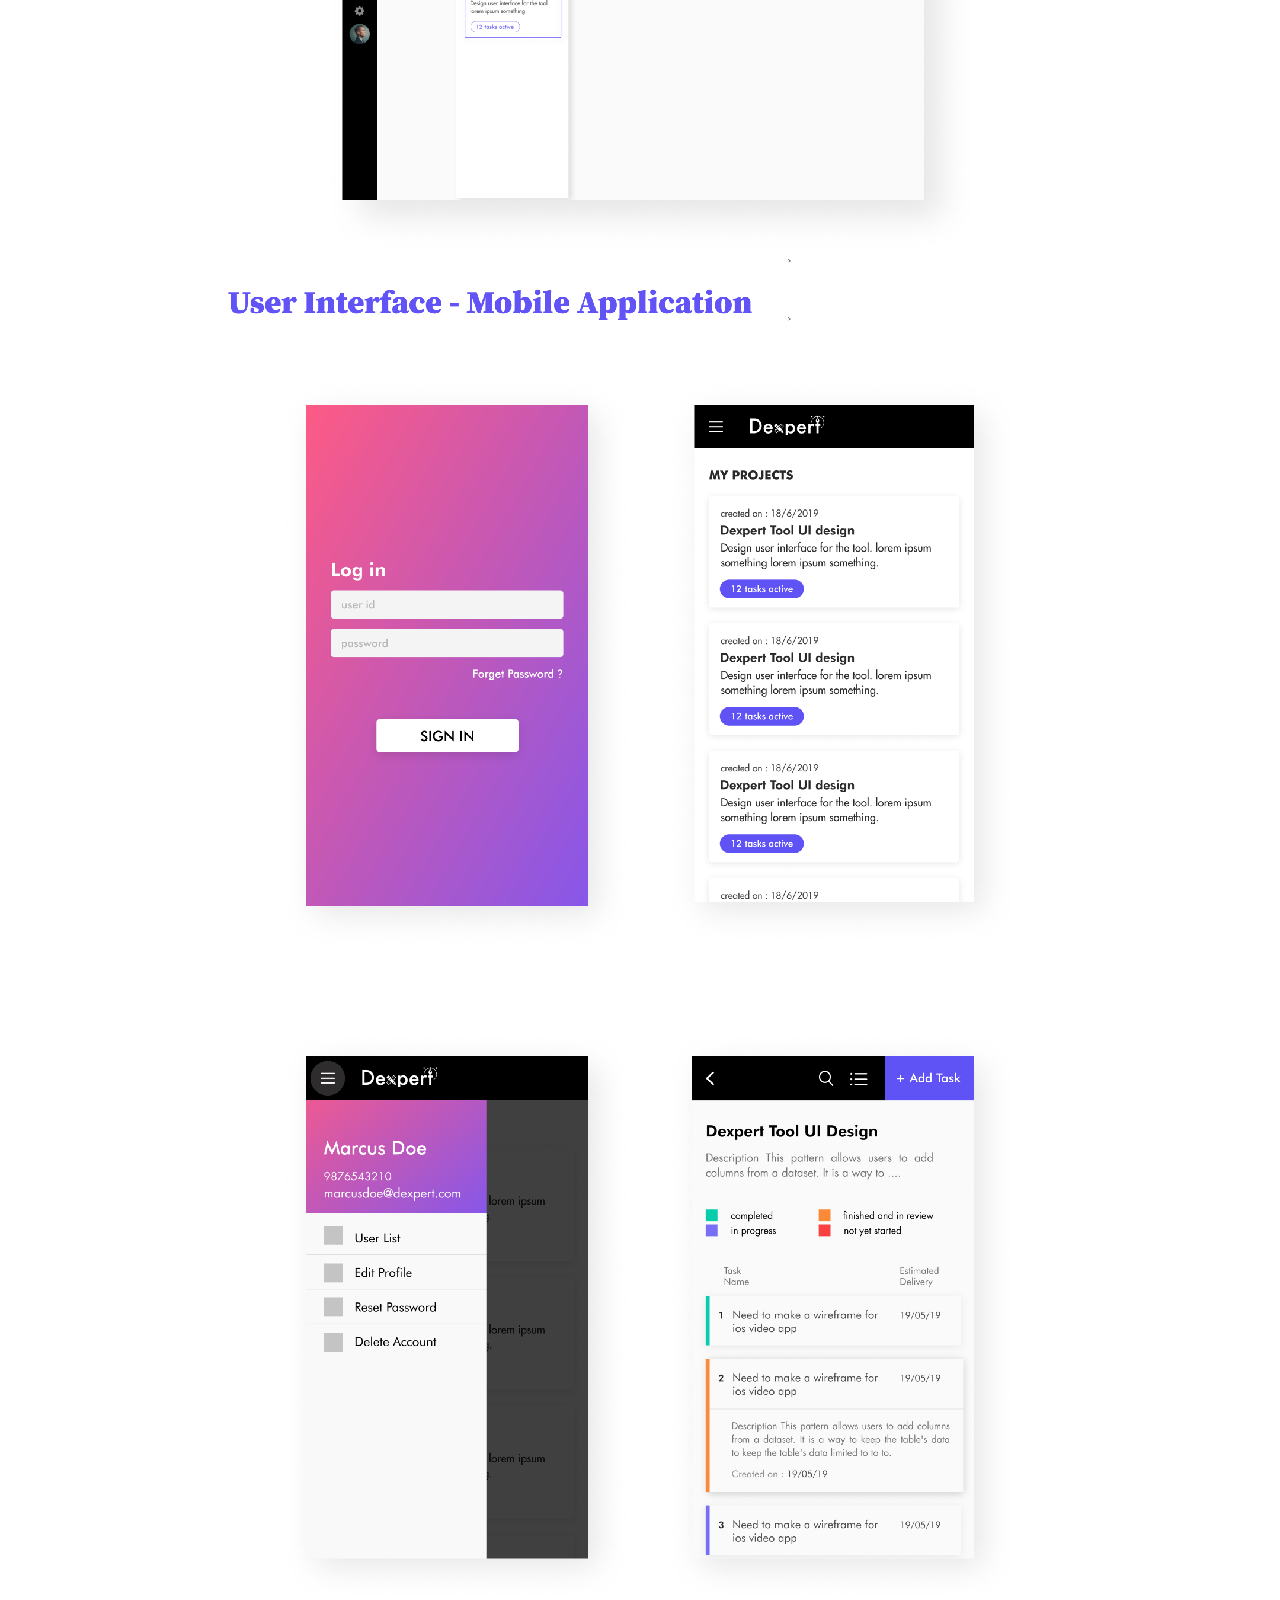
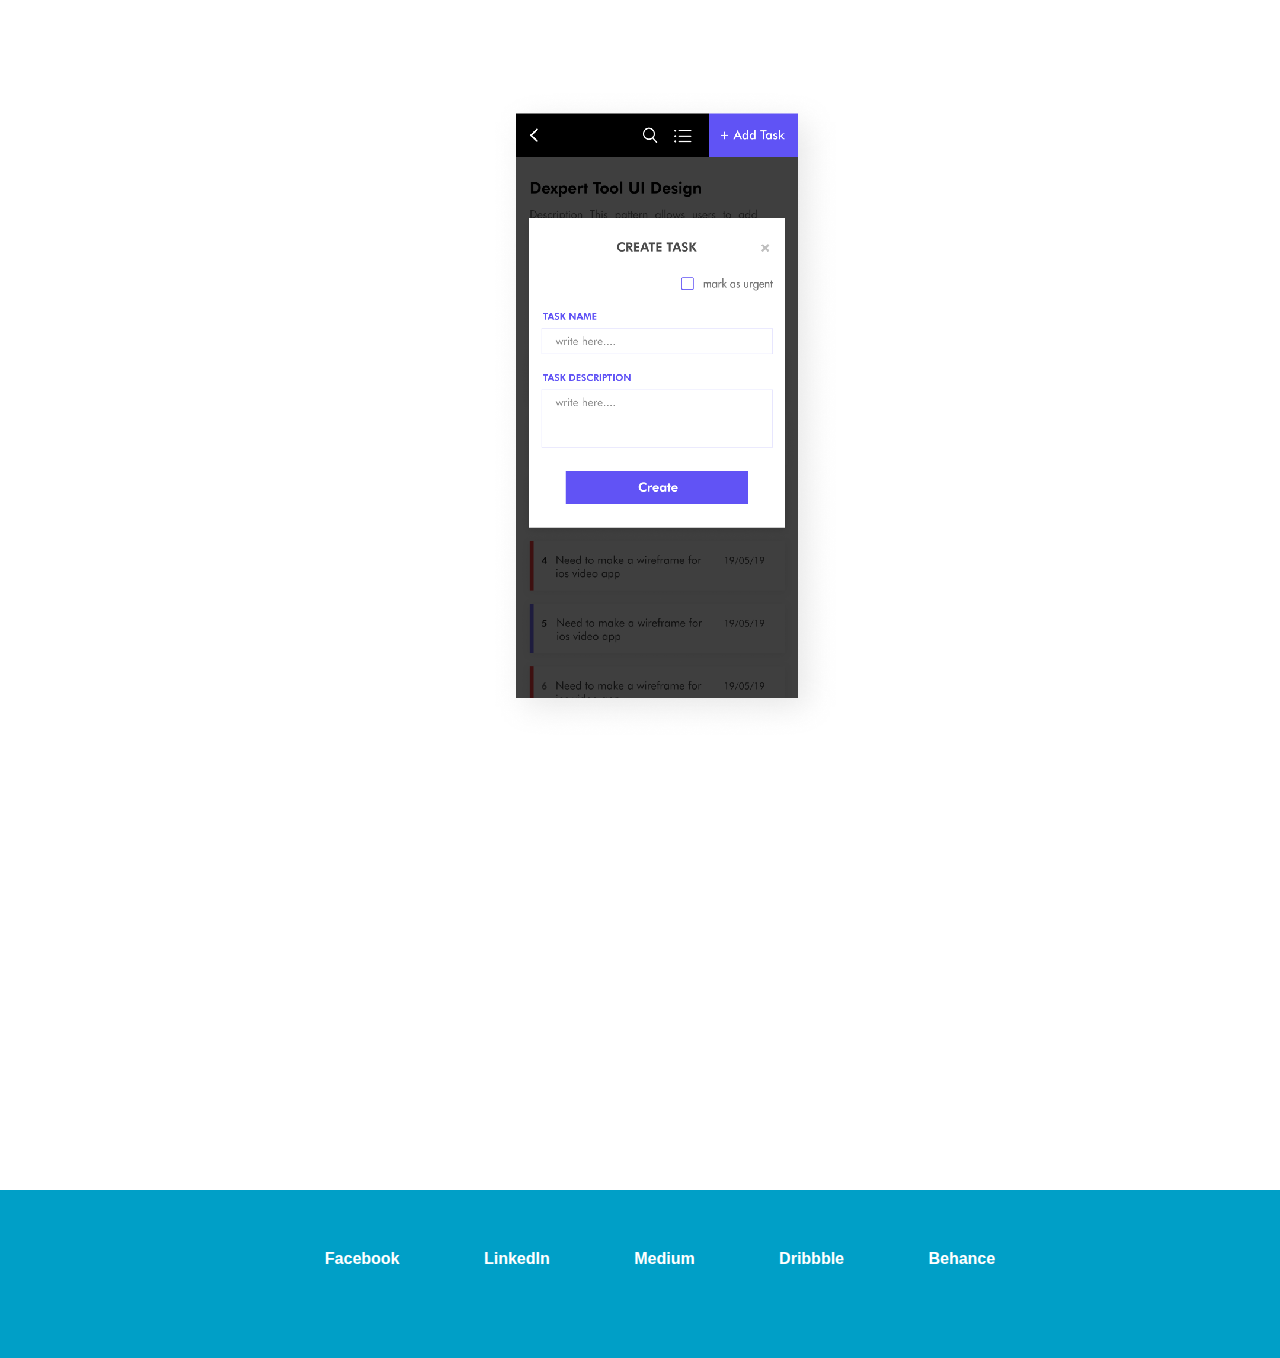
<file: dexpert.html>
<!DOCTYPE html>
<html lang="en">
<head>
    <meta charset="UTF-8">
    <meta name="viewport" content="width=device-width, initial-scale=1.0">
    <meta http-equiv="X-UA-Compatible" content="ie=edge">
    <link href='https://fonts.googleapis.com/css?family=Quicksand' rel='stylesheet'>
    <link href='https://fonts.googleapis.com/css?family=Architects Daughter' rel='stylesheet'>
    <title>Rupali</title>
    <LINK REL="icon" href="Image/RY.png" type="image/icon type">
    <link rel="stylesheet" href="style.css">
    
</head>
<body style="margin-left: 0px; margin-right: 0px;margin-top: 0px; margin-bottom: 0px;">
    <div class="nav">
        <table>
            <col width="75%">
            <col width="10%">
            <col width="10%">
            <col width="10%">
         <tr>
             <td><a href="index.html" style="font-family: 'Architects Daughter', sans-serif; font-size: 36px;">RY</a></td>
             <td style=" text-align: center;"><a href="Portfolio.html">Portfolio</a>
             <td style="text-align: center;"><a href="About.html">About</a></td>
         <td style="text-align: center;"><a href="Image/Resume_.pdf" target="_blank">Resume</a></td>
         </tr>
         </table>
     </div>

     <img src="Image/Dexpert case study.png" style="width: 100%;margin-left: 0px;margin-right: 0px;margin-bottom: 0px;">


     <div class="footer">
        <ul>
            <li class="fb"> <a href="https://www.facebook.com/chiya.singh.3" target="_blank"> Facebook </a> </li>
            <li class="li"> <a href="https://www.linkedin.com/in/rupali-yadav-a9a152164/" target="_blank"> LinkedIn </a> </li>
            <li class="in"> <a href="https://medium.com/@rupalirimi24" target="_blank">Medium</a> </li>
            <li class="dr"> <a href="https://dribbble.com/Rupali24" target="_blank">Dribbble</a> </li>
            <li class="be"> <a href="https://www.behance.net/rupalirimi24" target="_blank">Behance</a> </li>
        </ul>
    </div>

    
</body>
</html>
</file>
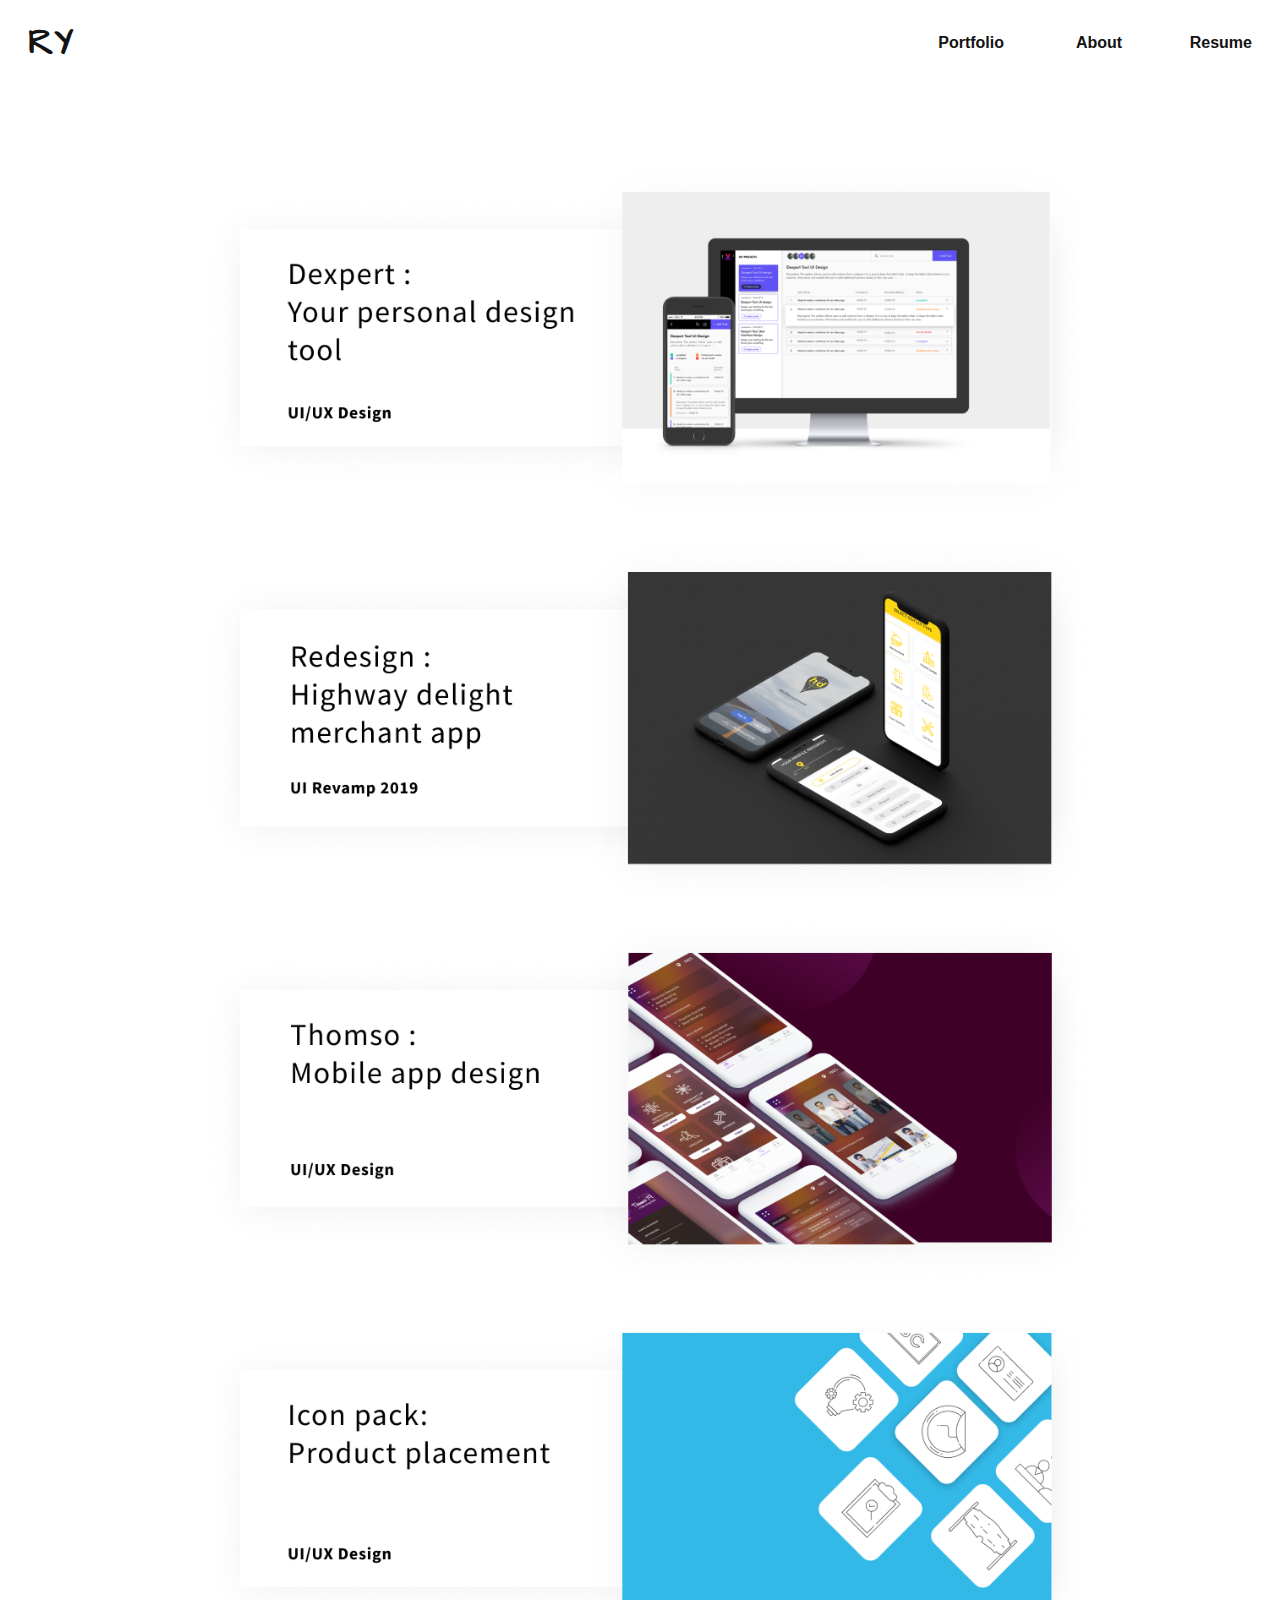
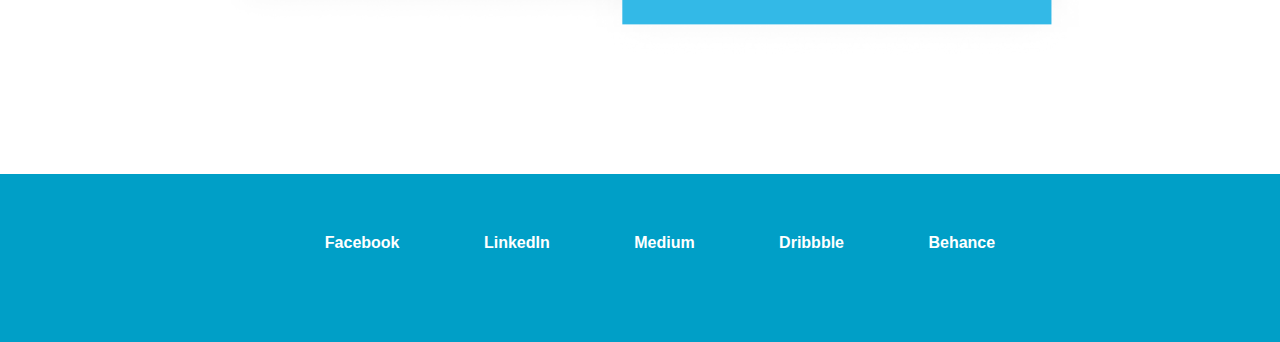
<file: Portfolio.html>
<!DOCTYPE html>
<html lang="en">
<head>
    <meta charset="UTF-8">
    <meta name="viewport" content="width=device-width, initial-scale=1.0">
    <meta http-equiv="X-UA-Compatible" content="ie=edge">
    <title>Rupali</title>
    <link href='https://fonts.googleapis.com/css?family=Quicksand' rel='stylesheet'>
    <link href='https://fonts.googleapis.com/css?family=Architects Daughter' rel='stylesheet'>
    <link rel="stylesheet" href="style.css">
</head>
<body style="margin-right: 0; margin-left: 0; margin-top: 0; margin-bottom: 0;">
    <div class="nav">
        <table>
            <col width="75%">
            <col width="10%">
            <col width="10%">
            <col width="10%">
         <tr>
             <td><a href="index.html" style="font-family: 'Architects Daughter', sans-serif; font-size: 36px;">RY</a></td>
             <td style=" text-align: center;"><a href="Portfolio.html">Portfolio</a>
             <td style="text-align: center;"><a href="About.html">About</a></td>
         <td style="text-align: center;"><a href="Image/Resume_.pdf" target="_blank">Resume</a></td>
         </tr>
         </table>
     </div>
     <div class="content" style="margin-top: 5%;">
        <a href="dexpert.html"><img src="Image/Dexpert cover.png" style="width: 70%;margin-left: 15.5%;margin-right: 12%;"></a>
        <a href="HD.html"><img src="Image/Highway Delight cover.png" style="width: 70%;margin-left: 15.5%;margin-right: 12%;"></a>
        <a href="thomso.html"><img src="Image/Thomso cover.png" style="width: 70%;margin-left: 15.5%;margin-right: 12%;"></a>
        <a href="Icon.html"><img src="Image/Icon button.png" style="width: 70%;margin-left: 15.5%;margin-right: 12%;"></a>

     </div>


     <div class="footer">
        <ul>
            <li class="fb"> <a href="https://www.facebook.com/chiya.singh.3" target="_blank"> Facebook </a> </li>
            <li class="li"> <a href="https://www.linkedin.com/in/rupali-yadav-a9a152164/" target="_blank"> LinkedIn </a> </li>
            <li class="in"> <a href="https://medium.com/@rupalirimi24" target="_blank">Medium</a> </li>
            <li class="dr"> <a href="https://dribbble.com/Rupali24" target="_blank">Dribbble</a> </li>
            <li class="be"> <a href="https://www.behance.net/rupalirimi24" target="_blank">Behance</a> </li>
        </ul>
    </div>


</body>
</html>
</file>
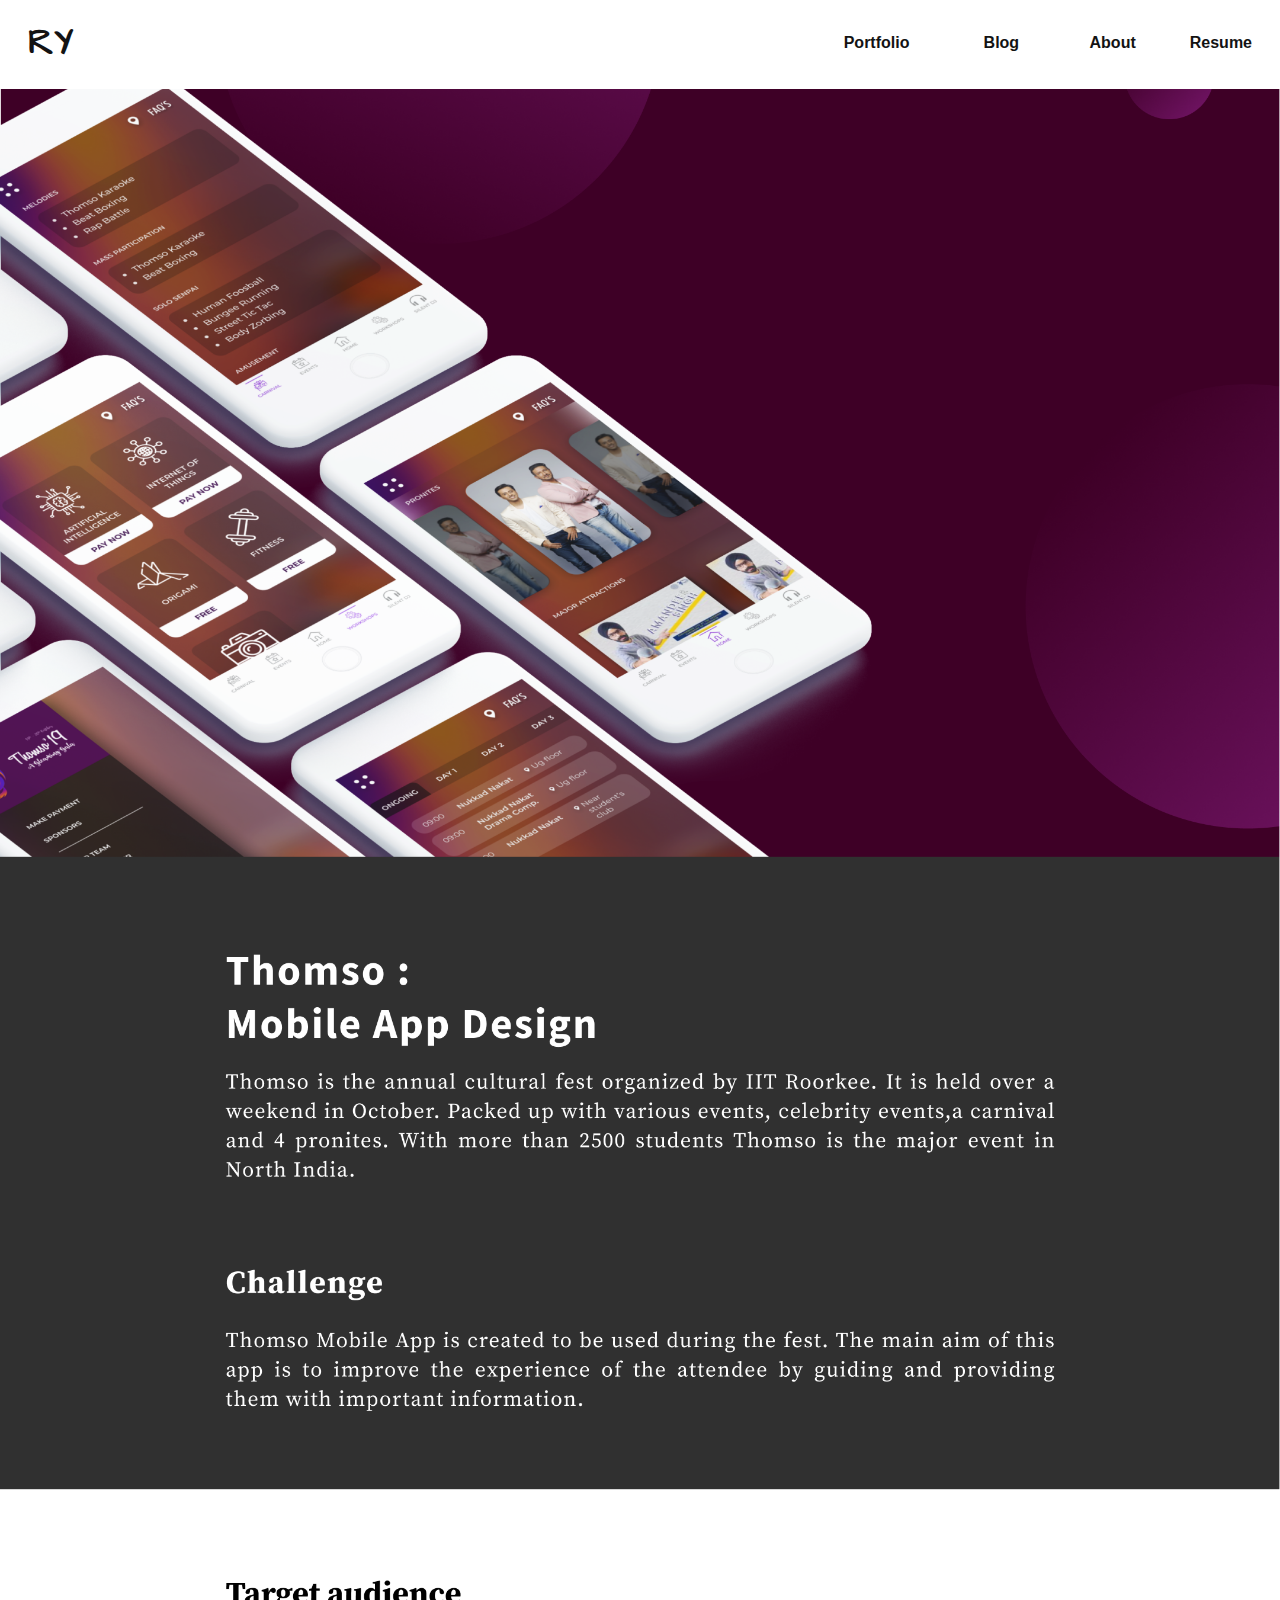
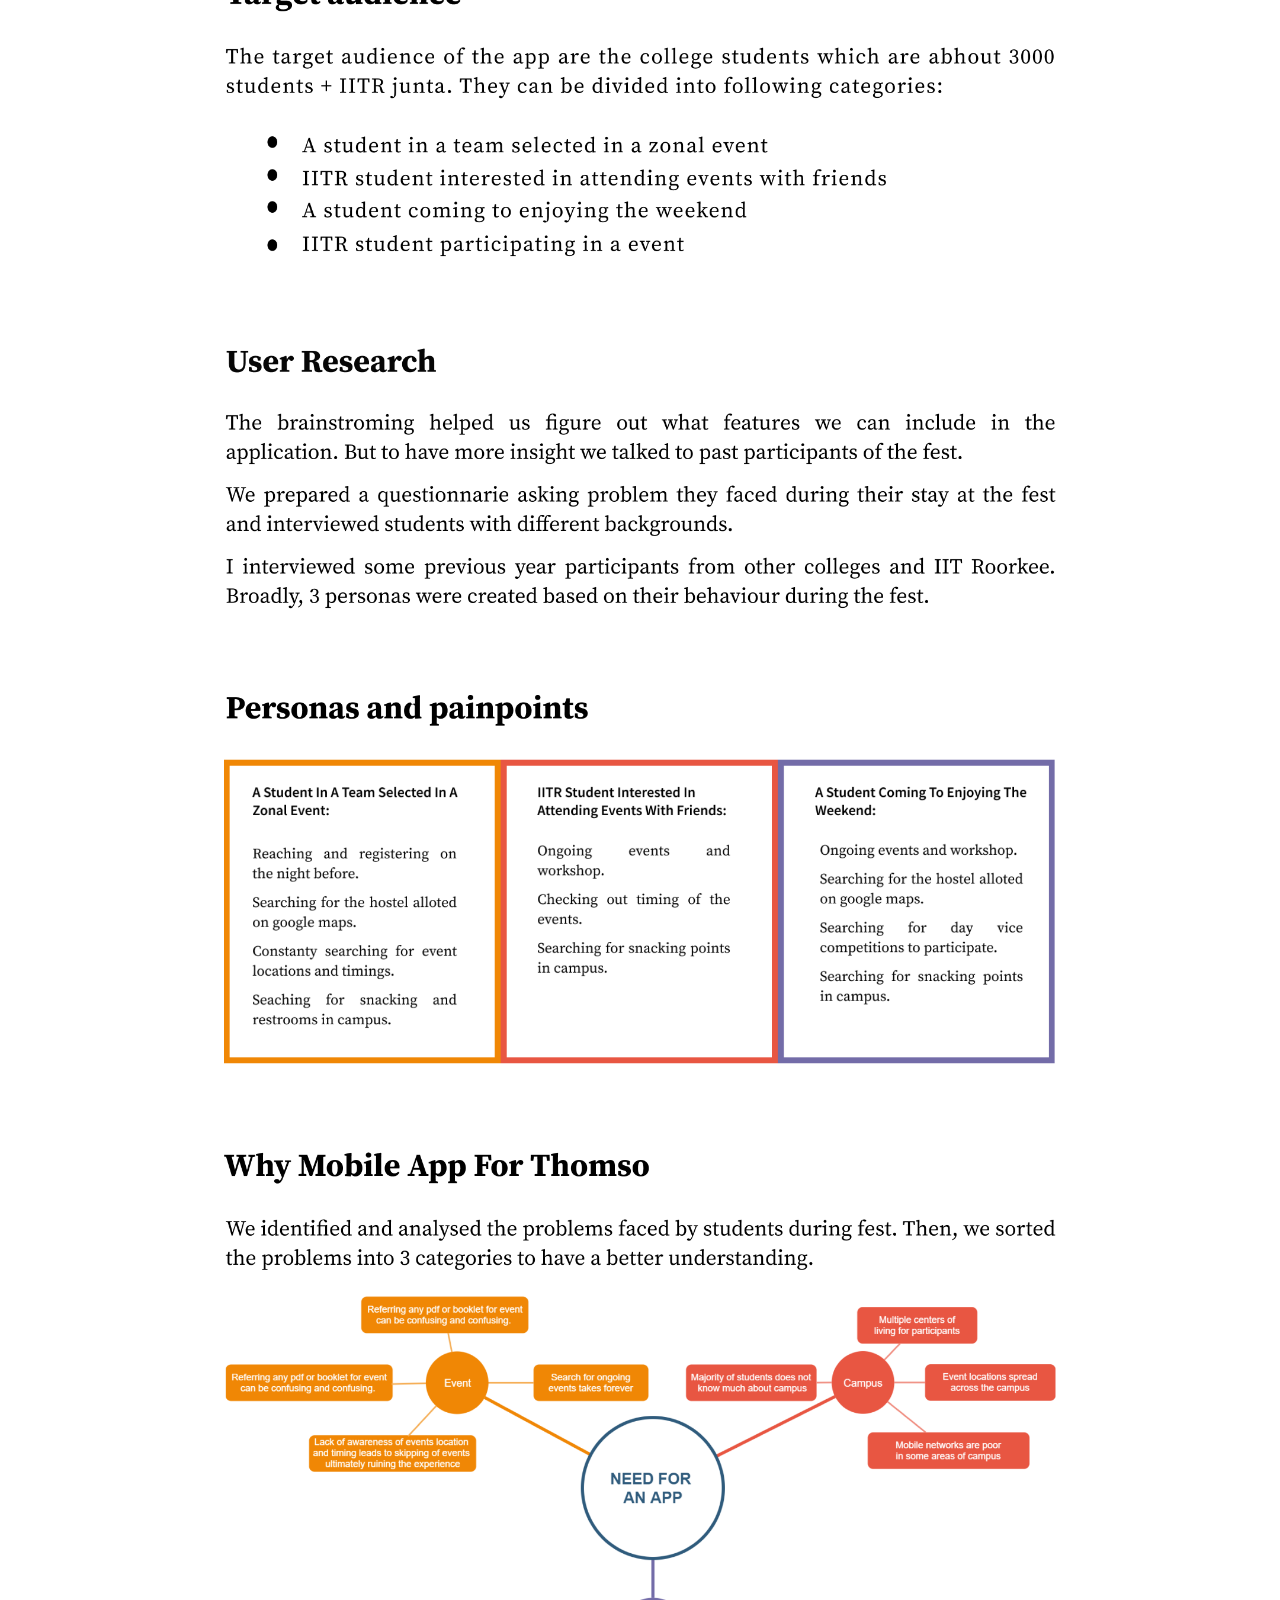
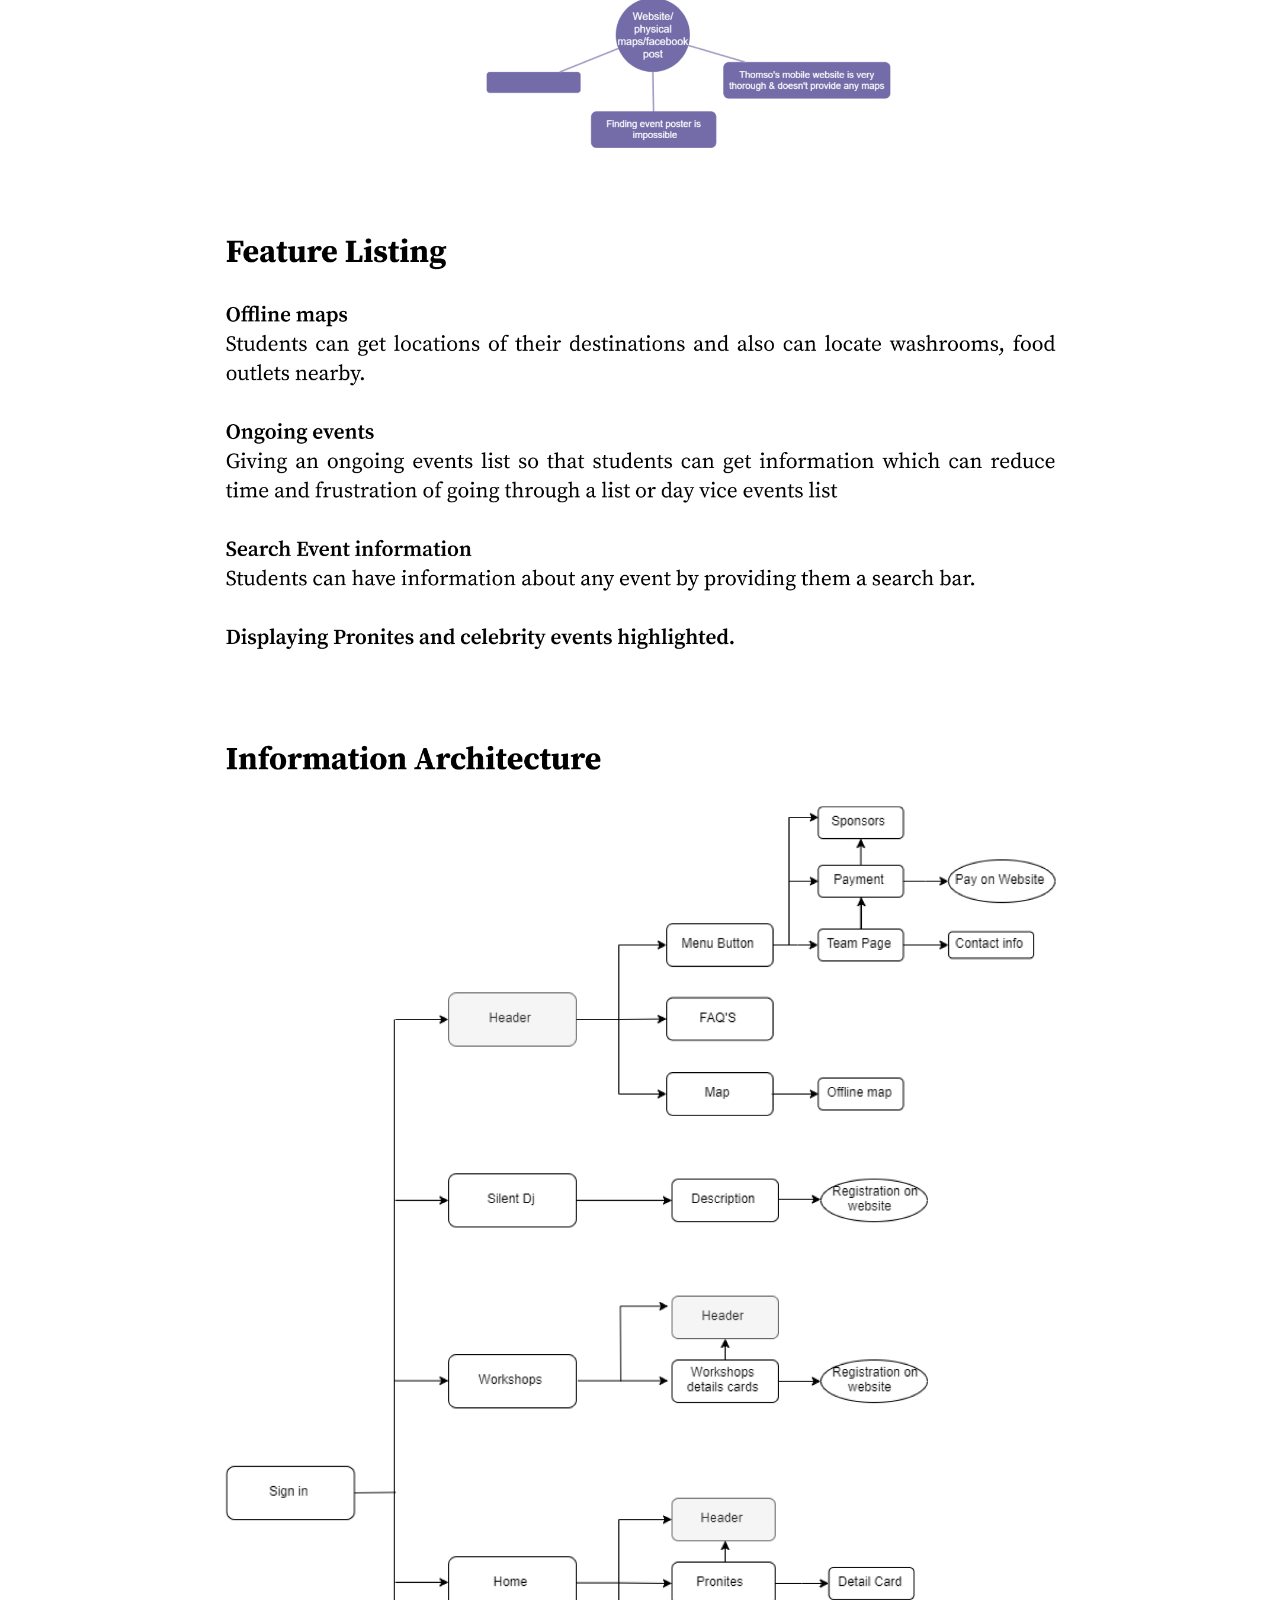
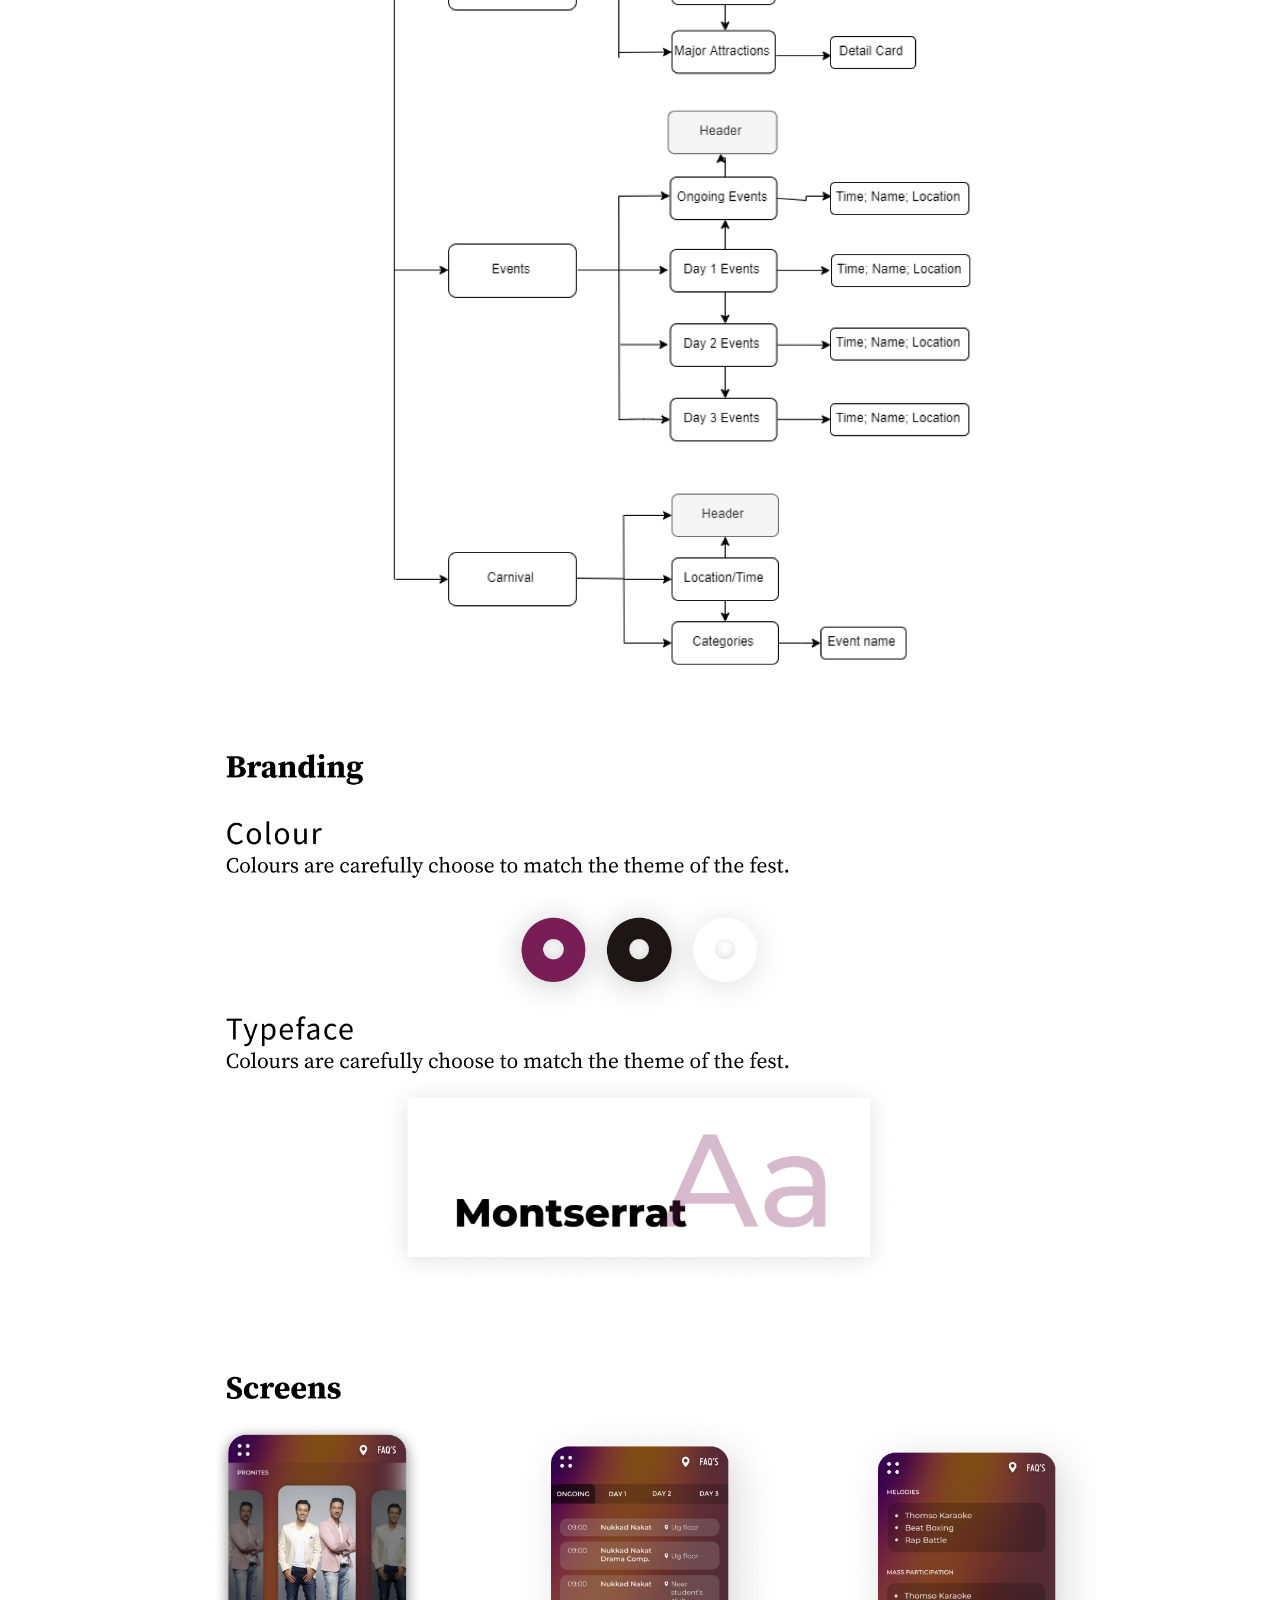
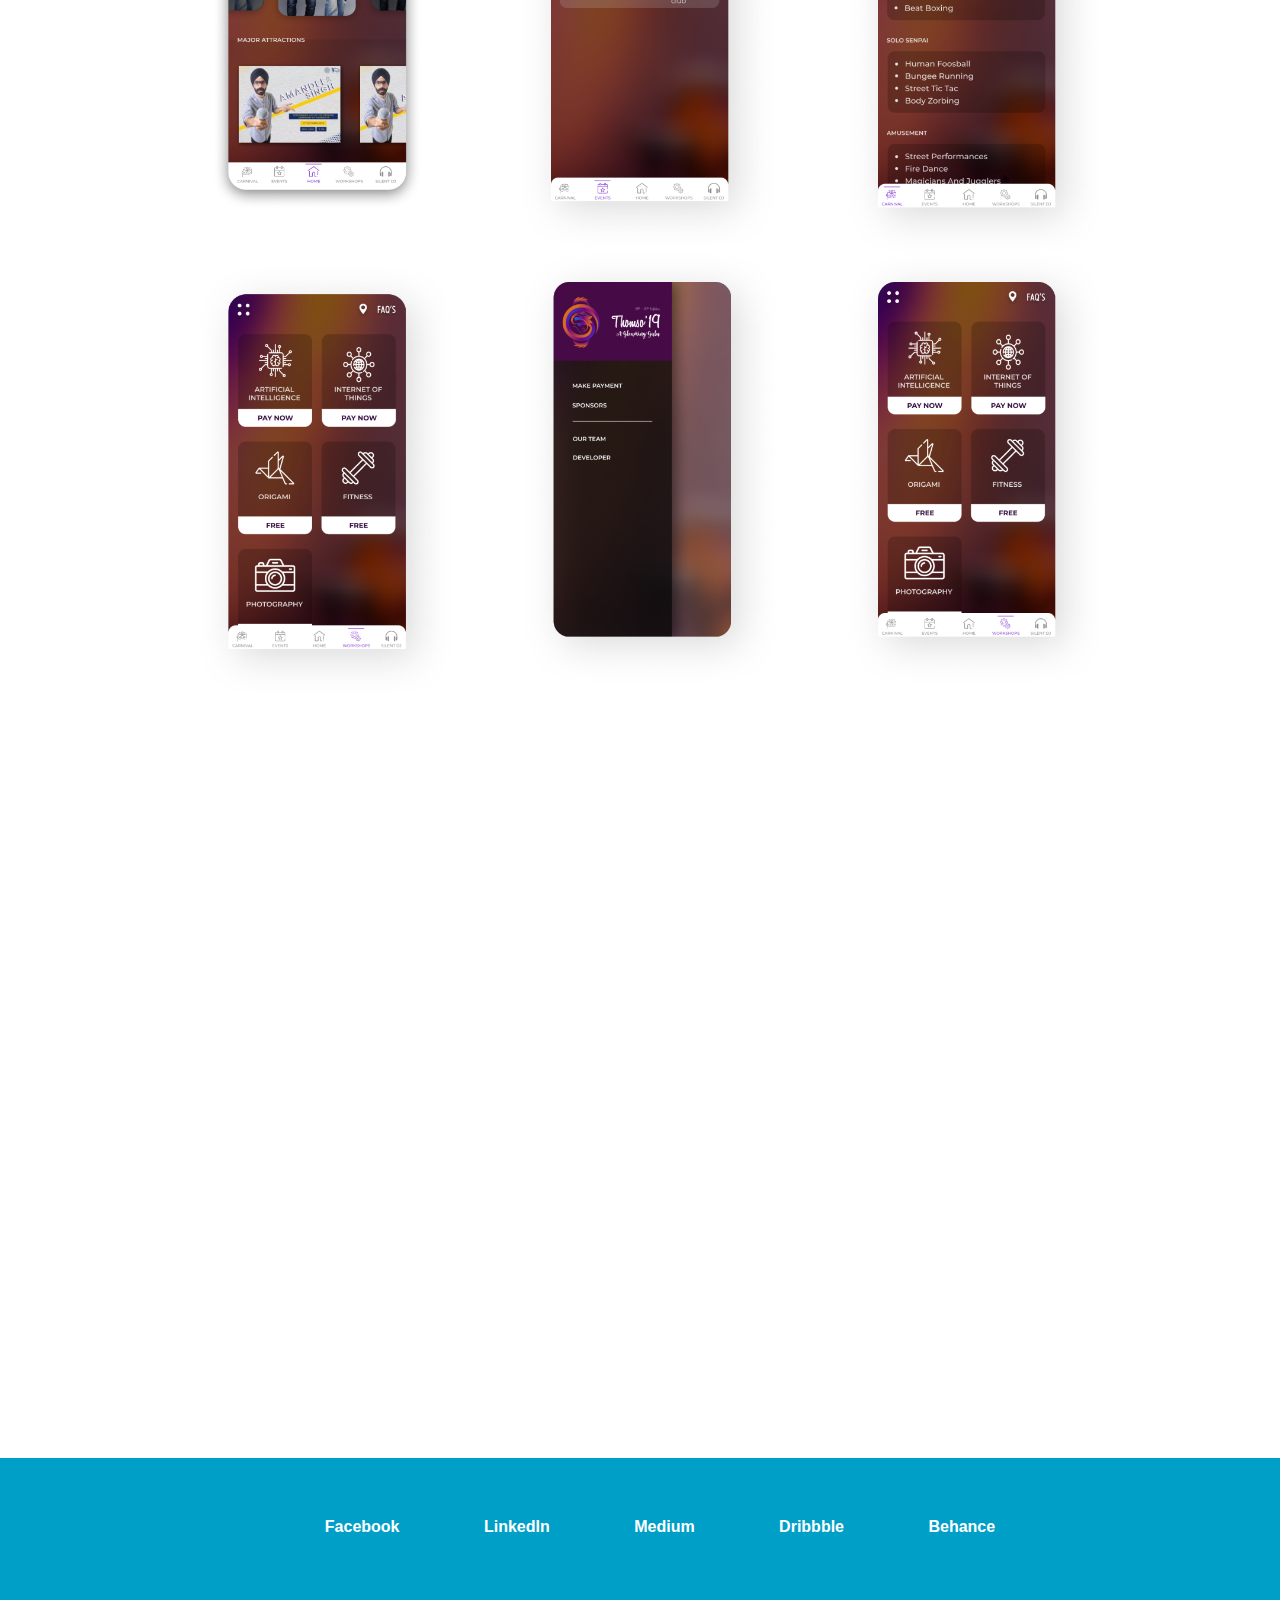
<file: thomso.html>
<!DOCTYPE html>
<html lang="en">
<head>
    <meta charset="UTF-8">
    <meta name="viewport" content="width=device-width, initial-scale=1.0">
    <meta http-equiv="X-UA-Compatible" content="ie=edge">
    <link href='https://fonts.googleapis.com/css?family=Quicksand' rel='stylesheet'>
    <link href='https://fonts.googleapis.com/css?family=Architects Daughter' rel='stylesheet'>
    <title>Rupali</title>
    <LINK REL="icon" href="Image/RY.png" type="image/icon type">
    <link rel="stylesheet" href="style.css">
</head>
<body style="margin-left: 0px; margin-right: 0px;margin-top: 0px; margin-bottom: 0px;">
    <div class="nav">
        <table>
            <col width="75%">
            <col width="10%">
            <col width="10%">
            <col width="10%">
         <tr>
             <td><a href="index.html" style="font-family: 'Architects Daughter', sans-serif; font-size: 36px;">RY</a></td>
             <td style=" text-align: center;"><a href="Portfolio.html">Portfolio</a>
                <td style=" text-align: center;"><a href="Blogs.html">Blog</a>
             <td style="text-align: center;"><a href="About.html">About</a></td>
         <td style="text-align: center;"><a href="Image/Resume_.pdf" target="_blank">Resume</a></td>
         </tr>
         </table>
     </div>

     <img src="Image/thomso.png" style="width: 100%;margin-left: 0px;margin-right: 0px;margin-bottom: 0px;">
     
     <iframe src="https://player.vimeo.com/video/385694566" width="640" height="541" frameborder="0" allow="autoplay; fullscreen" allowfullscreen></iframe>

     <div class="footer">
        <ul>
            <li class="fb"> <a href="https://www.facebook.com/chiya.singh.3" target="_blank"> Facebook </a> </li>
            <li class="li"> <a href="https://www.linkedin.com/in/rupali-yadav-a9a152164/" target="_blank"> LinkedIn </a> </li>
            <li class="in"> <a href="https://medium.com/@rupalirimi24" target="_blank">Medium</a> </li>
            <li class="dr"> <a href="https://dribbble.com/Rupali24" target="_blank">Dribbble</a> </li>
            <li class="be"> <a href="https://www.behance.net/rupalirimi24" target="_blank">Behance</a> </li>
        </ul>
    </div>
    
</body>
</html>
</file>
<file: style.css>
.nav {
    display: inline-block;
    text-decoration: gold;
    color: rgb(0, 0, 0);
    font-weight: 600;
    font-family: 'Source Sans Pro', sans-serif;
    opacity: 1;
    margin-top:0px ;
   
    background-color: white;
}

a:link, a:visited,a:active {
    background-color: rgb(255, 255, 255);
    color: rgb(19, 19, 19);
    padding: 14px 25px;
    text-align: center;
    text-decoration: none;
    display: inline-block;
}
  
.content a{
  padding: 0px 0px;
  align-self: center;
  display: contents;

}

a:hover  {
    background-color: #ECFBFF;
    ;
  }

.heading{font-family: 'Source sans pro',sans-serif;}

.footer a{
  background-color: transparent;
  color: #ffffff;
  padding: 14px 40px;
  font-family: 'Source Sans Pro', sans-serif;
  font-weight: bold;
  text-align: center;
  text-decoration: none;
  display: inline-block; 
}

  .footer {
    border-top: 100px solid rgb(255, 255, 255);
    background-color: #009FC7;
    text-align: center;
    padding-top: 30px;
    padding-bottom: 60px;
    font-size: 16px;
    font-family: 'Source Sans Pro', sans-serif;
}
.footer ul li {
 display: inline-block;
}
</file>
